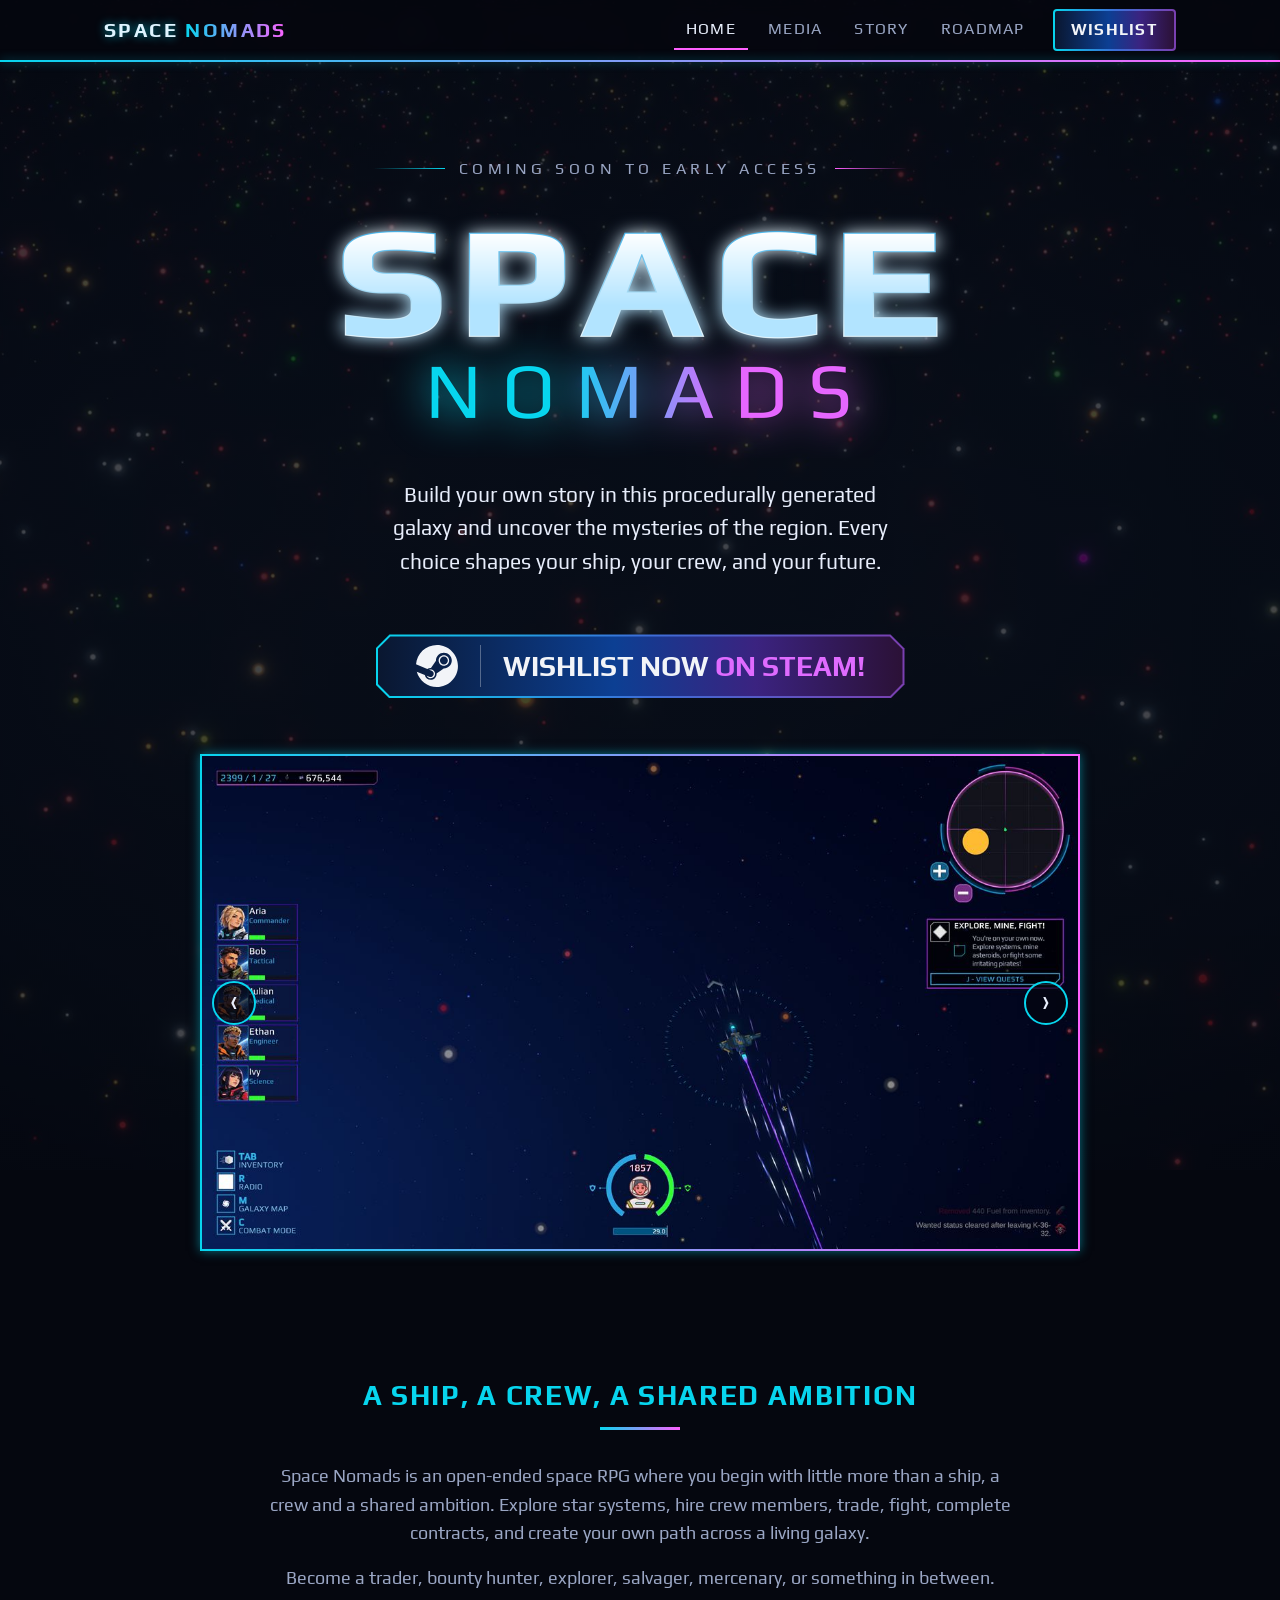
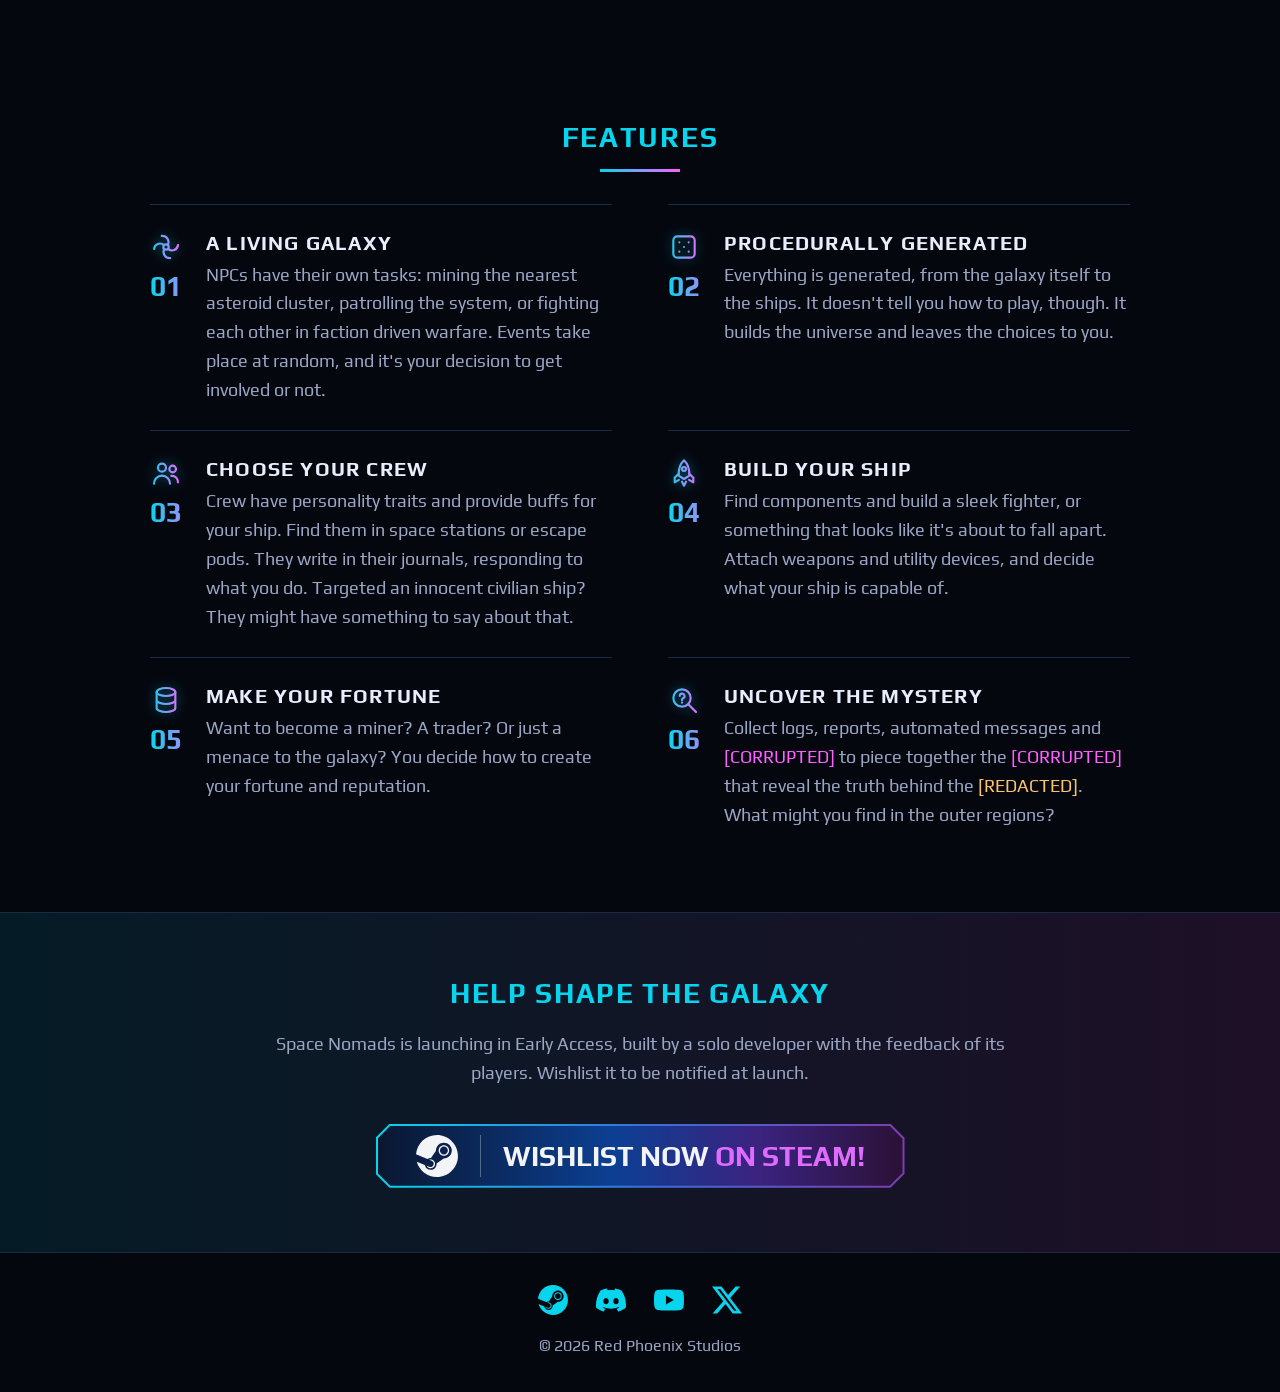
<file: index.html>
<!DOCTYPE html>
<html lang="en">
<head>
    <meta charset="utf-8">
    <meta name="viewport" content="width=device-width, initial-scale=1.0">
    <title>Space Nomads | An open-ended space RPG</title>
    <meta name="description" content="Build your own story in a procedurally generated galaxy and uncover the mysteries of the region. Wishlist Space Nomads on Steam.">
    <link rel="preconnect" href="https://fonts.googleapis.com">
    <link rel="preconnect" href="https://fonts.gstatic.com" crossorigin>
    <link href="https://fonts.googleapis.com/css2?family=Play:wght@400;700&display=swap" rel="stylesheet">
    <link rel="preload" as="image" href="res/images/branding/bg.jpg">
    <link rel="icon" href="favicon.svg" type="image/svg+xml">
    <link rel="stylesheet" href="css/styles.css">
</head>
<body>
    <!-- Header: keep in sync across all pages -->
    <header class="site-header">
        <nav class="site-nav">
            <a class="brand" href="index.html">Space <span>Nomads</span></a>
            <!-- Burger menu for narrow screens: the hidden checkbox holds the open/closed state -->
            <input class="nav-toggle" type="checkbox" id="nav-toggle" aria-label="Menu">
            <label class="nav-burger" for="nav-toggle" aria-hidden="true"><span></span></label>
            <div class="nav-links">
                <a class="nav-link" href="index.html" aria-current="page">Home</a>
                <a class="nav-link" href="media.html">Media</a>
                <a class="nav-link" href="story.html">Story</a>
                <a class="nav-link" href="roadmap.html">Roadmap</a>
            </div>
            <a class="button" href="https://store.steampowered.com/app/4775700/Space_Nomads/?utm_source=website&amp;utm_campaign=home&amp;utm_medium=nav" target="_blank" rel="noopener">Wishlist</a>
        </nav>
    </header>

    <main>
        <section class="hero">
            <p class="status-line">Coming soon to Early Access</p>
            <h1 class="hero-title"><img src="res/images/branding/space_nomads_text_logo_1280.png" alt="Space Nomads" width="1280" height="512" fetchpriority="high"></h1>
            <p class="hero-tagline">Build your own story in this procedurally generated galaxy and uncover the mysteries of the region. Every choice shapes your ship, your crew, and your future.</p>
            <a class="banner-button" href="https://store.steampowered.com/app/4775700/Space_Nomads/?utm_source=website&amp;utm_campaign=home&amp;utm_medium=hero" target="_blank" rel="noopener">
                <svg viewBox="0 0 24 24" aria-hidden="true"><path d="M11.979 0C5.678 0 .511 4.86.022 11.037l6.432 2.658c.545-.371 1.203-.59 1.912-.59.063 0 .125.004.188.006l2.861-4.142V8.91c0-2.495 2.028-4.524 4.524-4.524 2.494 0 4.524 2.031 4.524 4.527s-2.03 4.525-4.524 4.525h-.105l-4.076 2.911c0 .052.004.105.004.159 0 1.875-1.515 3.396-3.39 3.396-1.635 0-3.016-1.173-3.331-2.727L.436 15.27C1.862 20.307 6.486 24 11.979 24c6.627 0 11.999-5.373 11.999-12S18.605 0 11.979 0zM7.54 18.21l-1.473-.61c.262.543.714.999 1.314 1.25 1.297.539 2.793-.076 3.332-1.375.263-.63.264-1.319.005-1.949s-.75-1.121-1.377-1.383c-.624-.26-1.29-.249-1.878-.03l1.523.63c.956.4 1.409 1.5 1.009 2.455-.397.957-1.497 1.41-2.454 1.012H7.54zm11.415-9.303c0-1.662-1.353-3.015-3.015-3.015-1.665 0-3.015 1.353-3.015 3.015 0 1.665 1.35 3.015 3.015 3.015 1.663 0 3.015-1.35 3.015-3.015zm-5.273-.005c0-1.252 1.013-2.266 2.265-2.266 1.249 0 2.266 1.014 2.266 2.266 0 1.251-1.017 2.265-2.266 2.265-1.253 0-2.265-1.014-2.265-2.265z"/></svg>
                <span>Wishlist now <em>on Steam!</em></span>
            </a>

            <!-- Each screenshot has two files in res/images/screenshots/: NAME-small.jpg (1280px,
                 shown on the page) and NAME.jpg (2560px, opened in the lightbox). -->
            <div class="carousel sheen-border">
                <button class="carousel-arrow carousel-arrow--prev" type="button" aria-label="Previous screenshot">&lsaquo;</button>
                <div class="carousel-track" tabindex="0" aria-label="Screenshots">
                    <a class="shot" href="res/images/screenshots/screenshot-2.jpg"><img src="res/images/screenshots/screenshot-2-small.jpg" alt="A space battle beside a ring-shaped station orbiting a red planet, with the crew roster and minimap on screen" width="1280" height="720"></a>
                    <a class="shot" href="res/images/screenshots/screenshot-5.jpg"><img src="res/images/screenshots/screenshot-5-small.jpg" alt="A ship firing a mining beam into a glowing asteroid while resources are added to the inventory" width="1280" height="720" loading="lazy"></a>
                    <a class="shot" href="res/images/screenshots/screenshot-3.jpg"><img src="res/images/screenshots/screenshot-3-small.jpg" alt="The player's ship under fire near a space station with a Wanted warning at the top of the screen" width="1280" height="720" loading="lazy"></a>
                    <a class="shot" href="res/images/screenshots/screenshot-1.jpg"><img src="res/images/screenshots/screenshot-1-small.jpg" alt="The ship editor, with a parts list on the left and a blue and yellow fighter being assembled" width="1280" height="720" loading="lazy"></a>
                    <a class="shot" href="res/images/screenshots/screenshot-6.jpg"><img src="res/images/screenshots/screenshot-6-small.jpg" alt="The galaxy map with jump routes branching from the current star to nearby systems" width="1280" height="720" loading="lazy"></a>
                    <a class="shot" href="res/images/screenshots/screenshot-4.jpg"><img src="res/images/screenshots/screenshot-4-small.jpg" alt="A ship travelling through open space, trailing a purple warp line" width="1280" height="720" loading="lazy"></a>
                </div>
                <button class="carousel-arrow carousel-arrow--next" type="button" aria-label="Next screenshot">&rsaquo;</button>
            </div>
        </section>

        <section class="section">
            <h2 class="section-title">A ship, a crew, a shared ambition</h2>
            <p class="lead">Space Nomads is an open-ended space RPG where you begin with little more than a ship, a crew and a shared ambition. Explore star systems, hire crew members, trade, fight, complete contracts, and create your own path across a living galaxy.</p>
            <p class="lead">Become a trader, bounty hunter, explorer, salvager, mercenary, or something in between.</p>
        </section>

        <section class="section">
            <h2 class="section-title">Features</h2>
            <!-- Shared stroke gradient for the feature icons below. -->
            <svg class="svg-defs" aria-hidden="true">
                <linearGradient id="feature-accent" x1="0" y1="0" x2="24" y2="0" gradientUnits="userSpaceOnUse">
                    <stop offset="0" stop-color="#07D5EE"/>
                    <stop offset="1" stop-color="#ff60ff"/>
                </linearGradient>
            </svg>
            <ol class="feature-list">
                <li class="feature">
                    <svg class="feature-icon" viewBox="0 0 24 24" aria-hidden="true"><circle cx="12" cy="12" r="2"/><path d="M10.5 10.6C7.5 8.2 3.5 9.6 3 13.5M13.5 13.4c3 2.4 7 1 7.5-2.9M13.4 10.5c1.5-3.5-.8-7-4.6-6.8M10.6 13.5c-1.5 3.5.8 7 4.6 6.8"/></svg>
                    <div>
                        <h3>A living galaxy</h3>
                        <p>NPCs have their own tasks: mining the nearest asteroid cluster, patrolling the system, or fighting each other in faction driven warfare. Events take place at random, and it's your decision to get involved or not.</p>
                    </div>
                </li>
                <li class="feature">
                    <svg class="feature-icon" viewBox="0 0 24 24" aria-hidden="true"><rect x="4" y="4" width="16" height="16" rx="3"/><path d="M8.5 8.5h.01M15.5 8.5h.01M12 12h.01M8.5 15.5h.01M15.5 15.5h.01"/></svg>
                    <div>
                        <h3>Procedurally generated</h3>
                        <p>Everything is generated, from the galaxy itself to the ships. It doesn't tell you how to play, though. It builds the universe and leaves the choices to you.</p>
                    </div>
                </li>
                <li class="feature">
                    <svg class="feature-icon" viewBox="0 0 24 24" aria-hidden="true"><circle cx="9" cy="8" r="3"/><path d="M3 20c0-3.3 2.7-6 6-6s6 2.7 6 6"/><circle cx="17" cy="9" r="2.5"/><path d="M16 14.2c2.8-.3 5 1.9 5 4.8"/></svg>
                    <div>
                        <h3>Choose your crew</h3>
                        <p>Crew have personality traits and provide buffs for your ship. Find them in space stations or escape pods. They write in their journals, responding to what you do. Targeted an innocent civilian ship? They might have something to say about that.</p>
                    </div>
                </li>
                <li class="feature">
                    <svg class="feature-icon" viewBox="0 0 24 24" aria-hidden="true"><path d="M12 2.5c3 2.8 4.2 6.8 4 11.5l-4 2.5-4-2.5c-.2-4.7 1-8.7 4-11.5z"/><circle cx="12" cy="9" r="1.5"/><path d="M8 12.5l-3 3V19l3.2-1.8M16 12.5l3 3V19l-3.2-1.8M10.5 18.5L12 21.5l1.5-3"/></svg>
                    <div>
                        <h3>Build your ship</h3>
                        <p>Find components and build a sleek fighter, or something that looks like it's about to fall apart. Attach weapons and utility devices, and decide what your ship is capable of.</p>
                    </div>
                </li>
                <li class="feature">
                    <svg class="feature-icon" viewBox="0 0 24 24" aria-hidden="true"><ellipse cx="12" cy="6" rx="7" ry="3"/><path d="M5 6v6c0 1.7 3.1 3 7 3s7-1.3 7-3V6M5 12v6c0 1.7 3.1 3 7 3s7-1.3 7-3v-6"/></svg>
                    <div>
                        <h3>Make your fortune</h3>
                        <p>Want to become a miner? A trader? Or just a menace to the galaxy? You decide how to create your fortune and reputation.</p>
                    </div>
                </li>
                <li class="feature">
                    <svg class="feature-icon" viewBox="0 0 24 24" aria-hidden="true"><circle cx="10.5" cy="10.5" r="6.5"/><path d="M15.2 15.2L21 21M8.8 9a1.8 1.8 0 1 1 2.4 1.7c-.5.2-.7.6-.7 1.1v.4M10.5 14h.01"/></svg>
                    <div>
                        <h3>Uncover the mystery</h3>
                        <p>Collect logs, reports, automated messages and <span class="corrupted glitch" data-text="[CORRUPTED]">[CORRUPTED]</span> to piece together the <span class="corrupted glitch" data-text="[CORRUPTED]">[CORRUPTED]</span> that reveal the truth behind the <span class="redacted">[REDACTED]</span>. What might you find in the outer regions?</p>
                    </div>
                </li>
            </ol>
        </section>

        <section class="cta">
            <h2>Help shape the galaxy</h2>
            <p class="lead">Space Nomads is launching in Early Access, built by a solo developer with the feedback of its players. Wishlist it to be notified at launch.</p>
            <a class="banner-button" href="https://store.steampowered.com/app/4775700/Space_Nomads/?utm_source=website&amp;utm_campaign=home&amp;utm_medium=banner" target="_blank" rel="noopener">
                <svg viewBox="0 0 24 24" aria-hidden="true"><path d="M11.979 0C5.678 0 .511 4.86.022 11.037l6.432 2.658c.545-.371 1.203-.59 1.912-.59.063 0 .125.004.188.006l2.861-4.142V8.91c0-2.495 2.028-4.524 4.524-4.524 2.494 0 4.524 2.031 4.524 4.527s-2.03 4.525-4.524 4.525h-.105l-4.076 2.911c0 .052.004.105.004.159 0 1.875-1.515 3.396-3.39 3.396-1.635 0-3.016-1.173-3.331-2.727L.436 15.27C1.862 20.307 6.486 24 11.979 24c6.627 0 11.999-5.373 11.999-12S18.605 0 11.979 0zM7.54 18.21l-1.473-.61c.262.543.714.999 1.314 1.25 1.297.539 2.793-.076 3.332-1.375.263-.63.264-1.319.005-1.949s-.75-1.121-1.377-1.383c-.624-.26-1.29-.249-1.878-.03l1.523.63c.956.4 1.409 1.5 1.009 2.455-.397.957-1.497 1.41-2.454 1.012H7.54zm11.415-9.303c0-1.662-1.353-3.015-3.015-3.015-1.665 0-3.015 1.353-3.015 3.015 0 1.665 1.35 3.015 3.015 3.015 1.663 0 3.015-1.35 3.015-3.015zm-5.273-.005c0-1.252 1.013-2.266 2.265-2.266 1.249 0 2.266 1.014 2.266 2.266 0 1.251-1.017 2.265-2.266 2.265-1.253 0-2.265-1.014-2.265-2.265z"/></svg>
                <span>Wishlist now <em>on Steam!</em></span>
            </a>
        </section>
    </main>

    <!-- Footer: keep in sync across all pages -->
    <footer class="site-footer">
        <ul class="social-links">
            <li><a class="social-icon" href="https://store.steampowered.com/app/4775700/Space_Nomads/?utm_source=website&amp;utm_campaign=home&amp;utm_medium=footer" aria-label="Steam" title="Steam" target="_blank" rel="noopener"><svg viewBox="0 0 24 24" aria-hidden="true"><path d="M11.979 0C5.678 0 .511 4.86.022 11.037l6.432 2.658c.545-.371 1.203-.59 1.912-.59.063 0 .125.004.188.006l2.861-4.142V8.91c0-2.495 2.028-4.524 4.524-4.524 2.494 0 4.524 2.031 4.524 4.527s-2.03 4.525-4.524 4.525h-.105l-4.076 2.911c0 .052.004.105.004.159 0 1.875-1.515 3.396-3.39 3.396-1.635 0-3.016-1.173-3.331-2.727L.436 15.27C1.862 20.307 6.486 24 11.979 24c6.627 0 11.999-5.373 11.999-12S18.605 0 11.979 0zM7.54 18.21l-1.473-.61c.262.543.714.999 1.314 1.25 1.297.539 2.793-.076 3.332-1.375.263-.63.264-1.319.005-1.949s-.75-1.121-1.377-1.383c-.624-.26-1.29-.249-1.878-.03l1.523.63c.956.4 1.409 1.5 1.009 2.455-.397.957-1.497 1.41-2.454 1.012H7.54zm11.415-9.303c0-1.662-1.353-3.015-3.015-3.015-1.665 0-3.015 1.353-3.015 3.015 0 1.665 1.35 3.015 3.015 3.015 1.663 0 3.015-1.35 3.015-3.015zm-5.273-.005c0-1.252 1.013-2.266 2.265-2.266 1.249 0 2.266 1.014 2.266 2.266 0 1.251-1.017 2.265-2.266 2.265-1.253 0-2.265-1.014-2.265-2.265z"/></svg></a></li>
            <li><a class="social-icon" href="https://discord.gg/2uTq5GXCfy" aria-label="Discord" title="Discord" target="_blank" rel="noopener"><svg viewBox="0 0 24 24" aria-hidden="true"><path d="M20.317 4.3698a19.7913 19.7913 0 00-4.8851-1.5152.0741.0741 0 00-.0785.0371c-.211.3753-.4447.8648-.6083 1.2495-1.8447-.2762-3.68-.2762-5.4868 0-.1636-.3933-.4058-.8742-.6177-1.2495a.077.077 0 00-.0785-.037 19.7363 19.7363 0 00-4.8852 1.515.0699.0699 0 00-.0321.0277C.5334 9.0458-.319 13.5799.0992 18.0578a.0824.0824 0 00.0312.0561c2.0528 1.5076 4.0413 2.4228 5.9929 3.0294a.0777.0777 0 00.0842-.0276c.4616-.6304.8731-1.2952 1.226-1.9942a.076.076 0 00-.0416-.1057c-.6528-.2476-1.2743-.5495-1.8722-.8923a.077.077 0 01-.0076-.1277c.1258-.0943.2517-.1923.3718-.2914a.0743.0743 0 01.0776-.0105c3.9278 1.7933 8.18 1.7933 12.0614 0a.0739.0739 0 01.0785.0095c.1202.099.246.1981.3728.2924a.077.077 0 01-.0066.1276 12.2986 12.2986 0 01-1.873.8914.0766.0766 0 00-.0407.1067c.3604.698.7719 1.3628 1.225 1.9932a.076.076 0 00.0842.0286c1.961-.6067 3.9495-1.5219 6.0023-3.0294a.077.077 0 00.0313-.0552c.5004-5.177-.8382-9.6739-3.5485-13.6604a.061.061 0 00-.0312-.0286zM8.02 15.3312c-1.1825 0-2.1569-1.0857-2.1569-2.419 0-1.3332.9555-2.4189 2.157-2.4189 1.2108 0 2.1757 1.0952 2.1568 2.419 0 1.3332-.9555 2.4189-2.1569 2.4189zm7.9748 0c-1.1825 0-2.1569-1.0857-2.1569-2.419 0-1.3332.9554-2.4189 2.1569-2.4189 1.2108 0 2.1757 1.0952 2.1568 2.419 0 1.3332-.946 2.4189-2.1568 2.4189Z"/></svg></a></li>
            <li><a class="social-icon" href="https://www.youtube.com/@MatthewVale" aria-label="YouTube" title="YouTube" target="_blank" rel="noopener"><svg viewBox="0 0 24 24" aria-hidden="true"><path d="M23.498 6.186a3.016 3.016 0 0 0-2.122-2.136C19.505 3.545 12 3.545 12 3.545s-7.505 0-9.377.505A3.017 3.017 0 0 0 .502 6.186C0 8.07 0 12 0 12s0 3.93.502 5.814a3.016 3.016 0 0 0 2.122 2.136c1.871.505 9.376.505 9.376.505s7.505 0 9.377-.505a3.015 3.015 0 0 0 2.122-2.136C24 15.93 24 12 24 12s0-3.93-.502-5.814zM9.545 15.568V8.432L15.818 12l-6.273 3.568z"/></svg></a></li>
            <li><a class="social-icon" href="https://x.com/RedPStudios" aria-label="X" title="X" target="_blank" rel="noopener"><svg viewBox="0 0 24 24" aria-hidden="true"><path d="M18.901 1.153h3.68l-8.04 9.19L24 22.846h-7.406l-5.8-7.584-6.638 7.584H.474l8.6-9.83L0 1.154h7.594l5.243 6.932ZM17.61 20.644h2.039L6.486 3.24H4.298Z"/></svg></a></li>
        </ul>
        <small>&copy; 2026 Red Phoenix Studios</small>
    </footer>

    <script src="js/effects.js" defer></script>
    <script src="js/lightbox.js" defer></script>
    <script src="js/carousel.js" defer></script>
    <!-- Cloudflare Web Analytics -->
    <script type="module" src="https://static.cloudflareinsights.com/beacon.min.js" data-cf-beacon='{"token": "50c2d3b6fbe9447ca9a3932b840d71b1"}'></script>
</body>
</html>
</file>
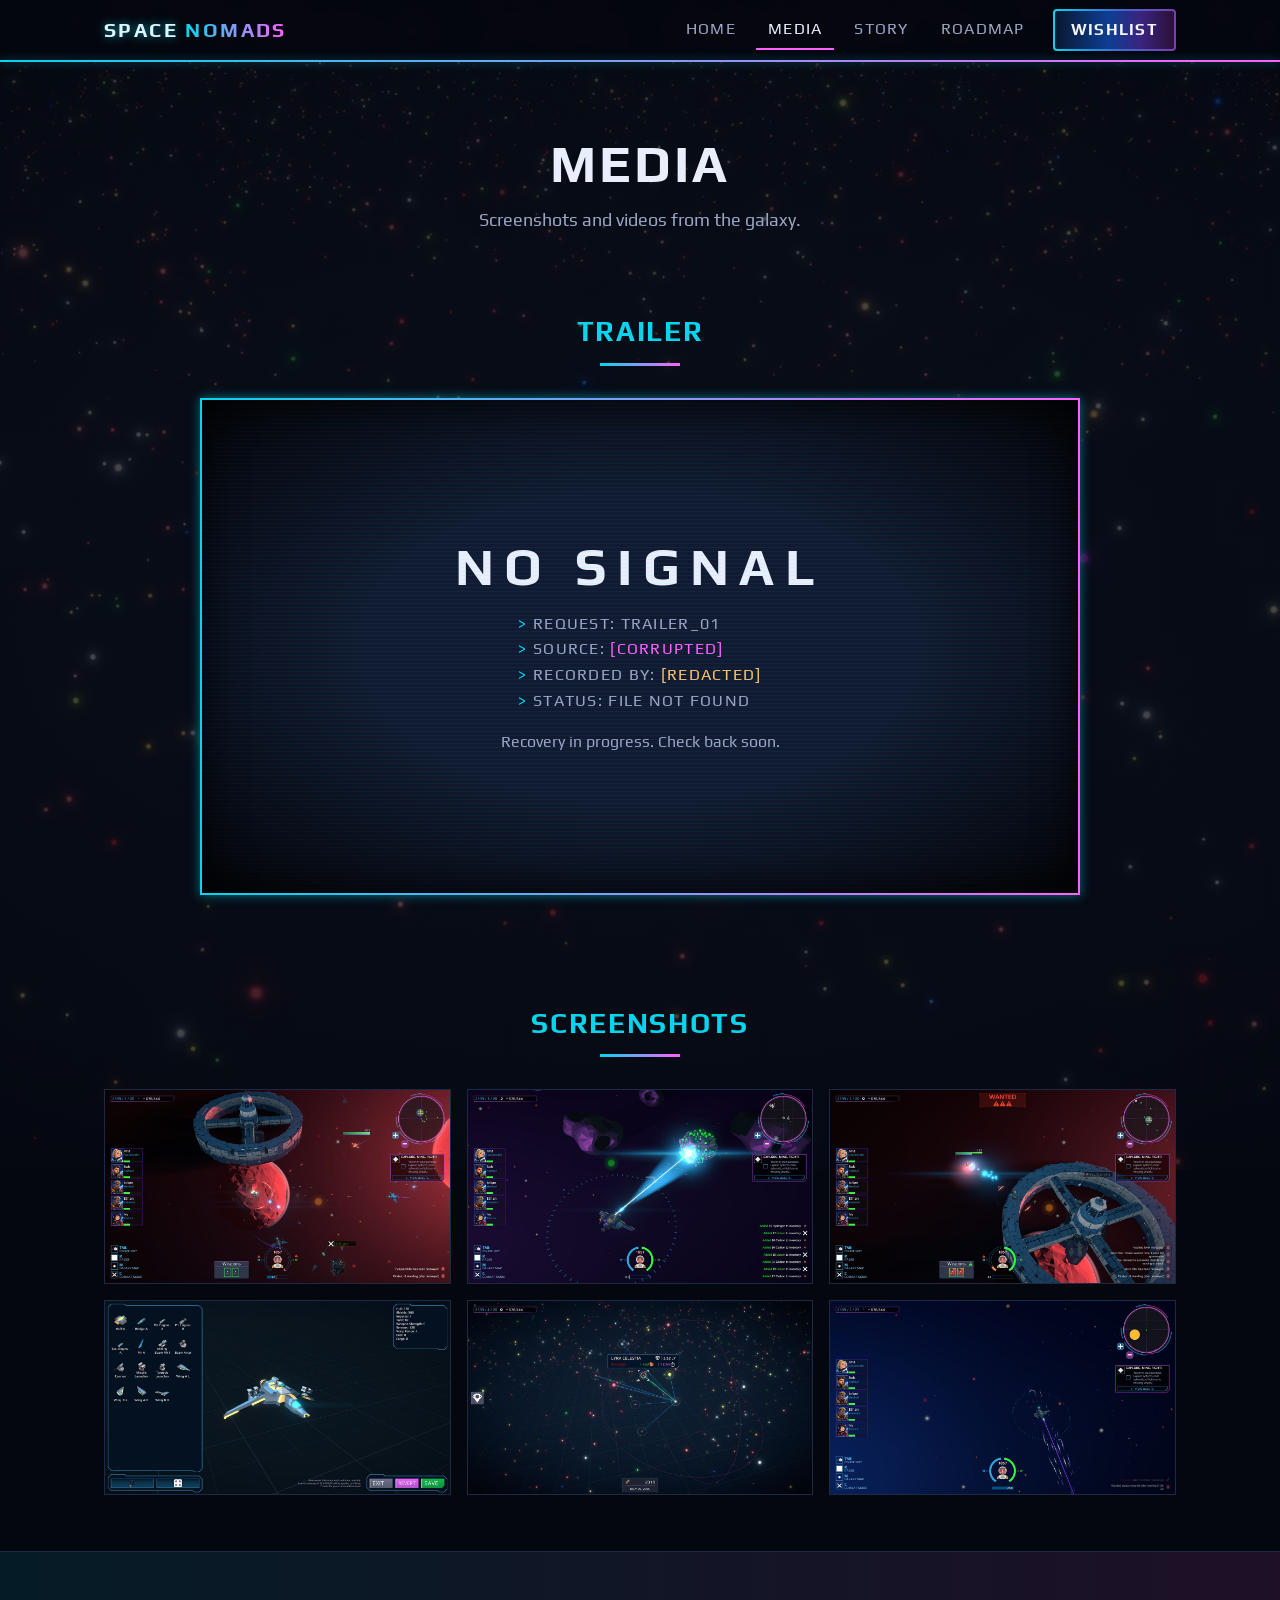
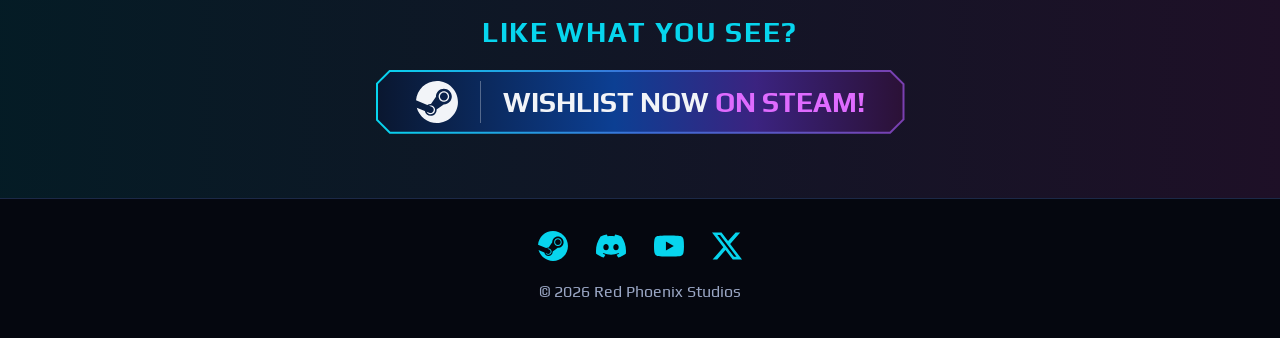
<file: media.html>
<!DOCTYPE html>
<html lang="en">
<head>
    <meta charset="utf-8">
    <meta name="viewport" content="width=device-width, initial-scale=1.0">
    <title>Media | Space Nomads</title>
    <meta name="description" content="Screenshots and videos of Space Nomads, an open-ended space RPG.">
    <link rel="preconnect" href="https://fonts.googleapis.com">
    <link rel="preconnect" href="https://fonts.gstatic.com" crossorigin>
    <link href="https://fonts.googleapis.com/css2?family=Play:wght@400;700&display=swap" rel="stylesheet">
    <link rel="preload" as="image" href="res/images/branding/bg.jpg">
    <link rel="icon" href="favicon.svg" type="image/svg+xml">
    <link rel="stylesheet" href="css/styles.css">
</head>
<body>
    <!-- Header: keep in sync across all pages -->
    <header class="site-header">
        <nav class="site-nav">
            <a class="brand" href="index.html">Space <span>Nomads</span></a>
            <!-- Burger menu for narrow screens: the hidden checkbox holds the open/closed state -->
            <input class="nav-toggle" type="checkbox" id="nav-toggle" aria-label="Menu">
            <label class="nav-burger" for="nav-toggle" aria-hidden="true"><span></span></label>
            <div class="nav-links">
                <a class="nav-link" href="index.html">Home</a>
                <a class="nav-link" href="media.html" aria-current="page">Media</a>
                <a class="nav-link" href="story.html">Story</a>
                <a class="nav-link" href="roadmap.html">Roadmap</a>
            </div>
            <a class="button" href="https://store.steampowered.com/app/4775700/Space_Nomads/?utm_source=website&amp;utm_campaign=media&amp;utm_medium=nav" target="_blank" rel="noopener">Wishlist</a>
        </nav>
    </header>

    <main>
        <section class="page-hero">
            <h1>Media</h1>
            <p class="lead">Screenshots and videos from the galaxy.</p>
        </section>

        <section class="section">
            <h2 class="section-title">Trailer</h2>
            <!-- No trailer yet, so the frame plays along as a lost recording. When there is one, replace the lost-signal div (keep the video-wrap around it) with
                 <iframe class="video-frame" src="https://www.youtube-nocookie.com/embed/VIDEO_ID" title="Space Nomads trailer" allowfullscreen></iframe> -->
            <div class="video-wrap sheen-border">
                <div class="video-frame lost-signal">
                    <p class="lost-signal-title glitch" data-text="No signal">No signal</p>
                    <ul class="lost-signal-log">
                        <li>Request: trailer_01</li>
                        <li>Source: <span class="corrupted glitch" data-text="[CORRUPTED]">[CORRUPTED]</span></li>
                        <li>Recorded by: <span class="redacted">[REDACTED]</span></li>
                        <li>Status: file not found</li>
                    </ul>
                    <p class="lost-signal-note">Recovery in progress. Check back soon.</p>
                </div>
            </div>
        </section>

        <section class="section">
            <h2 class="section-title">Screenshots</h2>
            <!-- Each screenshot has two files in res/images/screenshots/: NAME-small.jpg (1280px,
                 shown on the page) and NAME.jpg (2560px, opened in the lightbox). -->
            <div class="media-grid">
                <a class="shot" href="res/images/screenshots/screenshot-2.jpg"><img src="res/images/screenshots/screenshot-2-small.jpg" alt="A space battle beside a ring-shaped station orbiting a red planet, with the crew roster and minimap on screen" width="1280" height="720" loading="lazy"></a>
                <a class="shot" href="res/images/screenshots/screenshot-5.jpg"><img src="res/images/screenshots/screenshot-5-small.jpg" alt="A ship firing a mining beam into a glowing asteroid while resources are added to the inventory" width="1280" height="720" loading="lazy"></a>
                <a class="shot" href="res/images/screenshots/screenshot-3.jpg"><img src="res/images/screenshots/screenshot-3-small.jpg" alt="The player's ship under fire near a space station with a Wanted warning at the top of the screen" width="1280" height="720" loading="lazy"></a>
                <a class="shot" href="res/images/screenshots/screenshot-1.jpg"><img src="res/images/screenshots/screenshot-1-small.jpg" alt="The ship editor, with a parts list on the left and a blue and yellow fighter being assembled" width="1280" height="720" loading="lazy"></a>
                <a class="shot" href="res/images/screenshots/screenshot-6.jpg"><img src="res/images/screenshots/screenshot-6-small.jpg" alt="The galaxy map with jump routes branching from the current star to nearby systems" width="1280" height="720" loading="lazy"></a>
                <a class="shot" href="res/images/screenshots/screenshot-4.jpg"><img src="res/images/screenshots/screenshot-4-small.jpg" alt="A ship travelling through open space, trailing a purple warp line" width="1280" height="720" loading="lazy"></a>
            </div>
        </section>

        <section class="cta">
            <h2>Like what you see?</h2>
            <a class="banner-button" href="https://store.steampowered.com/app/4775700/Space_Nomads/?utm_source=website&amp;utm_campaign=media&amp;utm_medium=banner" target="_blank" rel="noopener">
                <svg viewBox="0 0 24 24" aria-hidden="true"><path d="M11.979 0C5.678 0 .511 4.86.022 11.037l6.432 2.658c.545-.371 1.203-.59 1.912-.59.063 0 .125.004.188.006l2.861-4.142V8.91c0-2.495 2.028-4.524 4.524-4.524 2.494 0 4.524 2.031 4.524 4.527s-2.03 4.525-4.524 4.525h-.105l-4.076 2.911c0 .052.004.105.004.159 0 1.875-1.515 3.396-3.39 3.396-1.635 0-3.016-1.173-3.331-2.727L.436 15.27C1.862 20.307 6.486 24 11.979 24c6.627 0 11.999-5.373 11.999-12S18.605 0 11.979 0zM7.54 18.21l-1.473-.61c.262.543.714.999 1.314 1.25 1.297.539 2.793-.076 3.332-1.375.263-.63.264-1.319.005-1.949s-.75-1.121-1.377-1.383c-.624-.26-1.29-.249-1.878-.03l1.523.63c.956.4 1.409 1.5 1.009 2.455-.397.957-1.497 1.41-2.454 1.012H7.54zm11.415-9.303c0-1.662-1.353-3.015-3.015-3.015-1.665 0-3.015 1.353-3.015 3.015 0 1.665 1.35 3.015 3.015 3.015 1.663 0 3.015-1.35 3.015-3.015zm-5.273-.005c0-1.252 1.013-2.266 2.265-2.266 1.249 0 2.266 1.014 2.266 2.266 0 1.251-1.017 2.265-2.266 2.265-1.253 0-2.265-1.014-2.265-2.265z"/></svg>
                <span>Wishlist now <em>on Steam!</em></span>
            </a>
        </section>
    </main>

    <!-- Footer: keep in sync across all pages -->
    <footer class="site-footer">
        <ul class="social-links">
            <li><a class="social-icon" href="https://store.steampowered.com/app/4775700/Space_Nomads/?utm_source=website&amp;utm_campaign=media&amp;utm_medium=footer" aria-label="Steam" title="Steam" target="_blank" rel="noopener"><svg viewBox="0 0 24 24" aria-hidden="true"><path d="M11.979 0C5.678 0 .511 4.86.022 11.037l6.432 2.658c.545-.371 1.203-.59 1.912-.59.063 0 .125.004.188.006l2.861-4.142V8.91c0-2.495 2.028-4.524 4.524-4.524 2.494 0 4.524 2.031 4.524 4.527s-2.03 4.525-4.524 4.525h-.105l-4.076 2.911c0 .052.004.105.004.159 0 1.875-1.515 3.396-3.39 3.396-1.635 0-3.016-1.173-3.331-2.727L.436 15.27C1.862 20.307 6.486 24 11.979 24c6.627 0 11.999-5.373 11.999-12S18.605 0 11.979 0zM7.54 18.21l-1.473-.61c.262.543.714.999 1.314 1.25 1.297.539 2.793-.076 3.332-1.375.263-.63.264-1.319.005-1.949s-.75-1.121-1.377-1.383c-.624-.26-1.29-.249-1.878-.03l1.523.63c.956.4 1.409 1.5 1.009 2.455-.397.957-1.497 1.41-2.454 1.012H7.54zm11.415-9.303c0-1.662-1.353-3.015-3.015-3.015-1.665 0-3.015 1.353-3.015 3.015 0 1.665 1.35 3.015 3.015 3.015 1.663 0 3.015-1.35 3.015-3.015zm-5.273-.005c0-1.252 1.013-2.266 2.265-2.266 1.249 0 2.266 1.014 2.266 2.266 0 1.251-1.017 2.265-2.266 2.265-1.253 0-2.265-1.014-2.265-2.265z"/></svg></a></li>
            <li><a class="social-icon" href="https://discord.gg/2uTq5GXCfy" aria-label="Discord" title="Discord" target="_blank" rel="noopener"><svg viewBox="0 0 24 24" aria-hidden="true"><path d="M20.317 4.3698a19.7913 19.7913 0 00-4.8851-1.5152.0741.0741 0 00-.0785.0371c-.211.3753-.4447.8648-.6083 1.2495-1.8447-.2762-3.68-.2762-5.4868 0-.1636-.3933-.4058-.8742-.6177-1.2495a.077.077 0 00-.0785-.037 19.7363 19.7363 0 00-4.8852 1.515.0699.0699 0 00-.0321.0277C.5334 9.0458-.319 13.5799.0992 18.0578a.0824.0824 0 00.0312.0561c2.0528 1.5076 4.0413 2.4228 5.9929 3.0294a.0777.0777 0 00.0842-.0276c.4616-.6304.8731-1.2952 1.226-1.9942a.076.076 0 00-.0416-.1057c-.6528-.2476-1.2743-.5495-1.8722-.8923a.077.077 0 01-.0076-.1277c.1258-.0943.2517-.1923.3718-.2914a.0743.0743 0 01.0776-.0105c3.9278 1.7933 8.18 1.7933 12.0614 0a.0739.0739 0 01.0785.0095c.1202.099.246.1981.3728.2924a.077.077 0 01-.0066.1276 12.2986 12.2986 0 01-1.873.8914.0766.0766 0 00-.0407.1067c.3604.698.7719 1.3628 1.225 1.9932a.076.076 0 00.0842.0286c1.961-.6067 3.9495-1.5219 6.0023-3.0294a.077.077 0 00.0313-.0552c.5004-5.177-.8382-9.6739-3.5485-13.6604a.061.061 0 00-.0312-.0286zM8.02 15.3312c-1.1825 0-2.1569-1.0857-2.1569-2.419 0-1.3332.9555-2.4189 2.157-2.4189 1.2108 0 2.1757 1.0952 2.1568 2.419 0 1.3332-.9555 2.4189-2.1569 2.4189zm7.9748 0c-1.1825 0-2.1569-1.0857-2.1569-2.419 0-1.3332.9554-2.4189 2.1569-2.4189 1.2108 0 2.1757 1.0952 2.1568 2.419 0 1.3332-.946 2.4189-2.1568 2.4189Z"/></svg></a></li>
            <li><a class="social-icon" href="https://www.youtube.com/@MatthewVale" aria-label="YouTube" title="YouTube" target="_blank" rel="noopener"><svg viewBox="0 0 24 24" aria-hidden="true"><path d="M23.498 6.186a3.016 3.016 0 0 0-2.122-2.136C19.505 3.545 12 3.545 12 3.545s-7.505 0-9.377.505A3.017 3.017 0 0 0 .502 6.186C0 8.07 0 12 0 12s0 3.93.502 5.814a3.016 3.016 0 0 0 2.122 2.136c1.871.505 9.376.505 9.376.505s7.505 0 9.377-.505a3.015 3.015 0 0 0 2.122-2.136C24 15.93 24 12 24 12s0-3.93-.502-5.814zM9.545 15.568V8.432L15.818 12l-6.273 3.568z"/></svg></a></li>
            <li><a class="social-icon" href="https://x.com/RedPStudios" aria-label="X" title="X" target="_blank" rel="noopener"><svg viewBox="0 0 24 24" aria-hidden="true"><path d="M18.901 1.153h3.68l-8.04 9.19L24 22.846h-7.406l-5.8-7.584-6.638 7.584H.474l8.6-9.83L0 1.154h7.594l5.243 6.932ZM17.61 20.644h2.039L6.486 3.24H4.298Z"/></svg></a></li>
        </ul>
        <small>&copy; 2026 Red Phoenix Studios</small>
    </footer>

    <script src="js/effects.js" defer></script>
    <script src="js/lightbox.js" defer></script>
    <!-- Cloudflare Web Analytics -->
    <script type="module" src="https://static.cloudflareinsights.com/beacon.min.js" data-cf-beacon='{"token": "50c2d3b6fbe9447ca9a3932b840d71b1"}'></script>
</body>
</html>
</file>
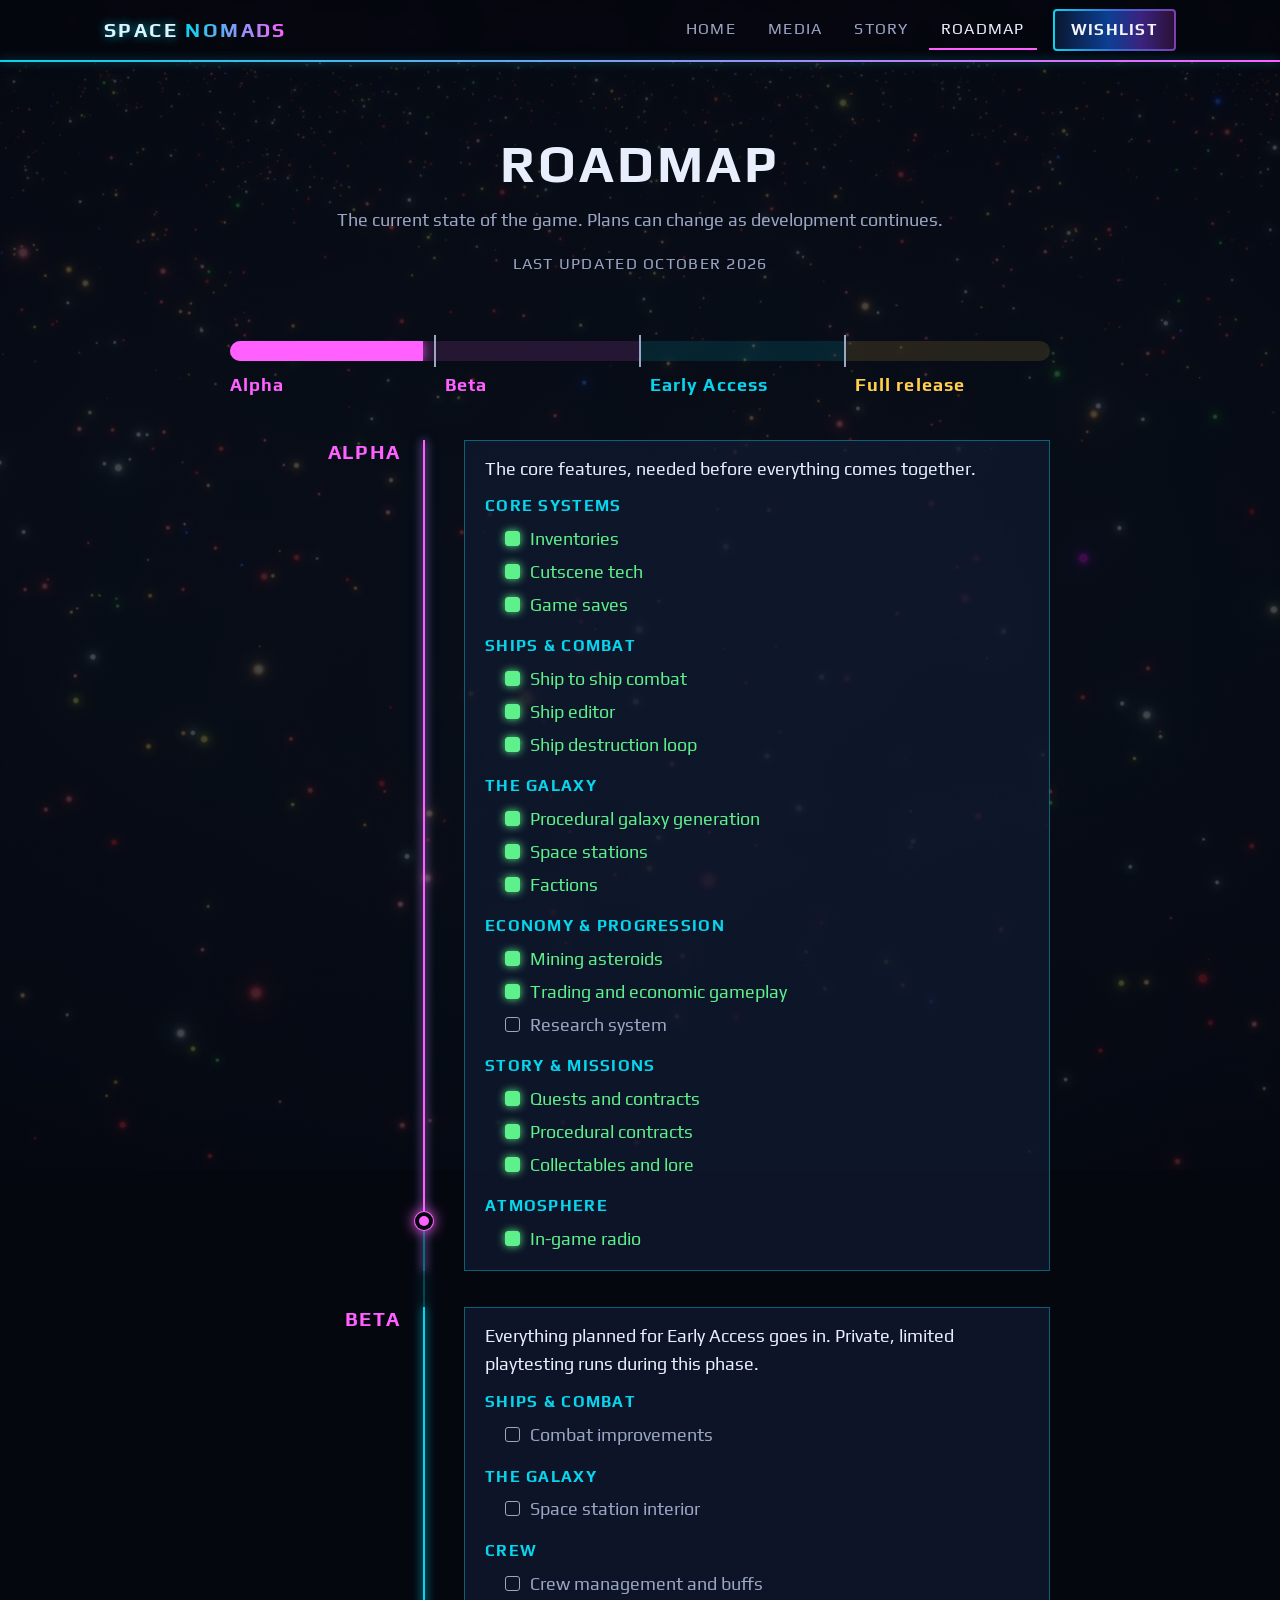
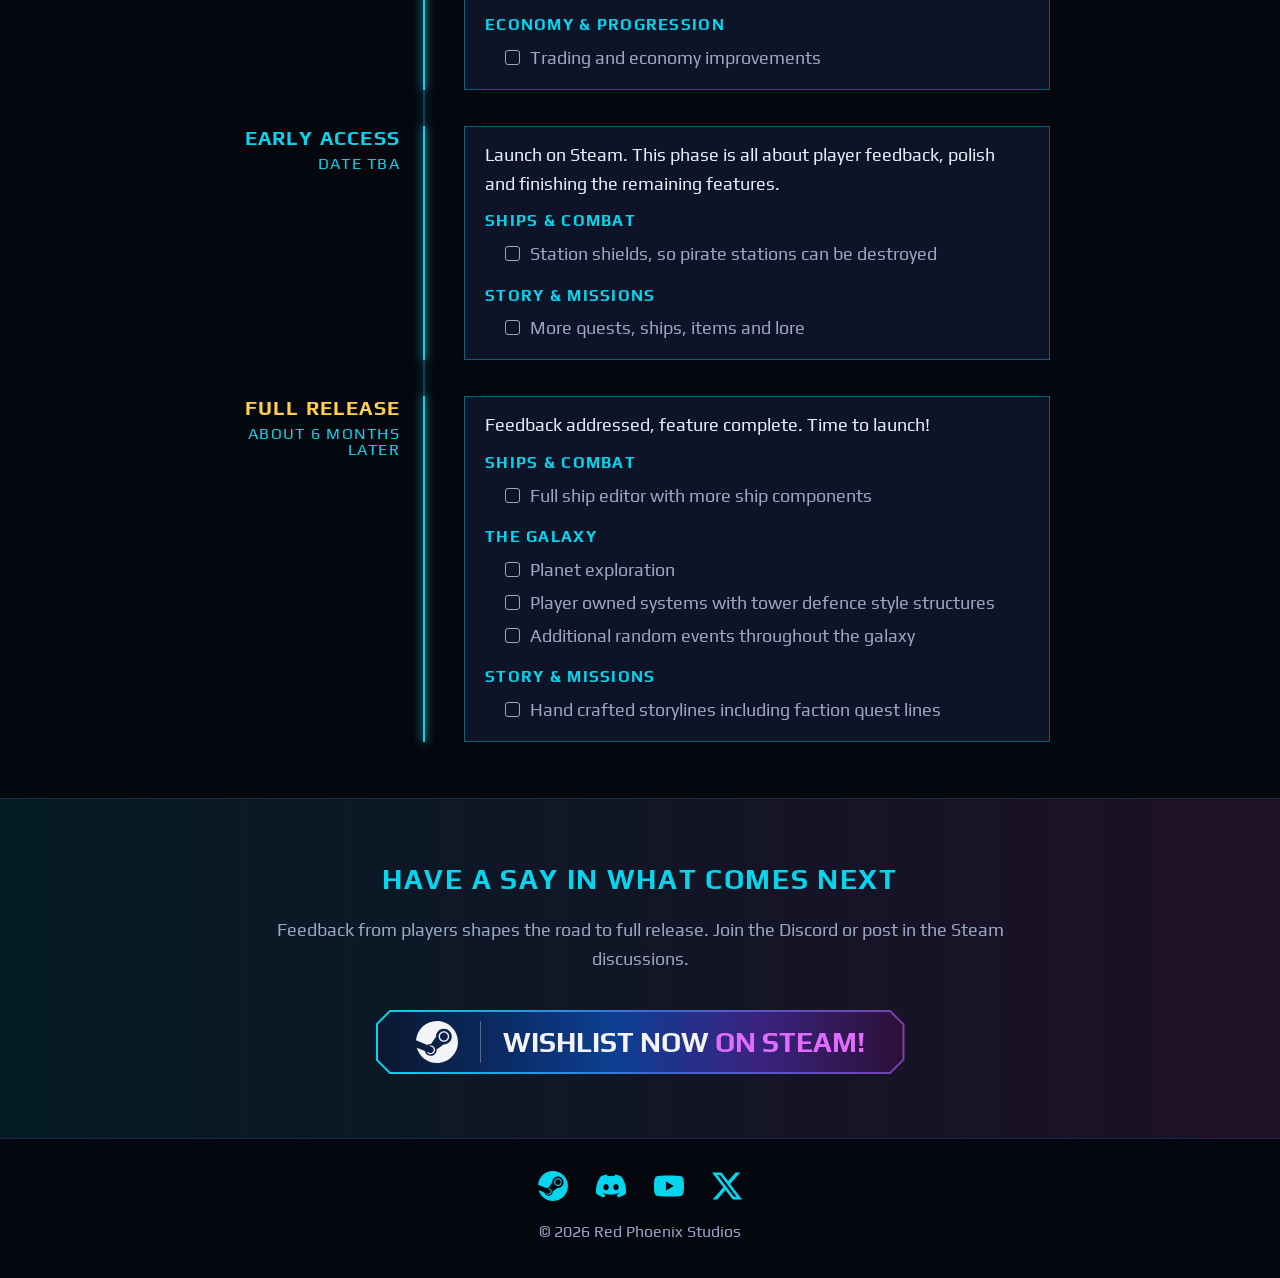
<file: roadmap.html>
<!DOCTYPE html>
<html lang="en">
<head>
    <meta charset="utf-8">
    <meta name="viewport" content="width=device-width, initial-scale=1.0">
    <title>Roadmap | Space Nomads</title>
    <meta name="description" content="What's in Space Nomads at Early Access and what's planned for the full release.">
    <link rel="preconnect" href="https://fonts.googleapis.com">
    <link rel="preconnect" href="https://fonts.gstatic.com" crossorigin>
    <link href="https://fonts.googleapis.com/css2?family=Play:wght@400;700&display=swap" rel="stylesheet">
    <link rel="preload" as="image" href="res/images/branding/bg.jpg">
    <link rel="icon" href="favicon.svg" type="image/svg+xml">
    <link rel="stylesheet" href="css/styles.css">
</head>
<body>
    <!-- Header: keep in sync across all pages -->
    <header class="site-header">
        <nav class="site-nav">
            <a class="brand" href="index.html">Space <span>Nomads</span></a>
            <!-- Burger menu for narrow screens: the hidden checkbox holds the open/closed state -->
            <input class="nav-toggle" type="checkbox" id="nav-toggle" aria-label="Menu">
            <label class="nav-burger" for="nav-toggle" aria-hidden="true"><span></span></label>
            <div class="nav-links">
                <a class="nav-link" href="index.html">Home</a>
                <a class="nav-link" href="media.html">Media</a>
                <a class="nav-link" href="story.html">Story</a>
                <a class="nav-link" href="roadmap.html" aria-current="page">Roadmap</a>
            </div>
            <a class="button" href="https://store.steampowered.com/app/4775700/Space_Nomads/?utm_source=website&amp;utm_campaign=roadmap&amp;utm_medium=nav" target="_blank" rel="noopener">Wishlist</a>
        </nav>
    </header>

    <main>
        <section class="page-hero">
            <h1>Roadmap</h1>
            <p class="lead">The current state of the game. Plans can change as development continues.</p>
            <p class="updated">Last updated October 2026</p>
        </section>

        <section class="section">
            <!-- One bar split into equal stages. --done is set by hand: how far the
                 current stage's segment is filled (others default to empty). -->
            <ol class="progress-route">
                <li class="progress-leg progress-leg--current" style="--done: 94%">
                    <span class="progress-track"><span class="progress-fill"></span></span>
                    <span class="progress-name">Alpha</span>
                </li>
                <li class="progress-leg">
                    <span class="progress-track"><span class="progress-fill"></span></span>
                    <span class="progress-name">Beta</span>
                </li>
                <li class="progress-leg stage--early-access">
                    <span class="progress-track"><span class="progress-fill"></span></span>
                    <span class="progress-name">Early Access</span>
                </li>
                <li class="progress-leg stage--release">
                    <span class="progress-track"><span class="progress-fill"></span></span>
                    <span class="progress-name">Full release</span>
                </li>
            </ol>

            <!-- One entry per stage, using the lore timeline's markup: era--period
                 for each, with the current stage's line filled to its --done (keep it
                 in step with the progress bar) and a pulsing ping at the fill's tip. -->
            <ol class="timeline">
                <li class="era era--period" style="--done: 94%">
                    <div class="era-when">
                        <h3>Alpha</h3>
                    </div>
                    <span class="era-marker era-marker--period era-marker--progress" aria-hidden="true">
                        <span class="era-marker--event era-marker--pulse"></span>
                    </span>
                    <div class="era-body">
                        <p>The core features, needed before everything comes together.</p>
                        <h4 class="checklist-group">Core systems</h4>
                        <ul class="checklist">
                            <li class="checked">Inventories</li>
                            <li class="checked">Cutscene tech</li>
                            <li class="checked">Game saves</li>
                        </ul>
                        <h4 class="checklist-group">Ships &amp; combat</h4>
                        <ul class="checklist">
                            <li class="checked">Ship to ship combat</li>
                            <li class="checked">Ship editor</li>
                            <li class="checked">Ship destruction loop</li>
                        </ul>
                        <h4 class="checklist-group">The galaxy</h4>
                        <ul class="checklist">
                            <li class="checked">Procedural galaxy generation</li>
                            <li class="checked">Space stations</li>
                            <li class="checked">Factions</li>
                        </ul>
                        <h4 class="checklist-group">Economy &amp; progression</h4>
                        <ul class="checklist">
                            <li class="checked">Mining asteroids</li>
                            <li class="checked">Trading and economic gameplay</li>
                            <li>Research system</li>
                        </ul>
                        <h4 class="checklist-group">Story &amp; missions</h4>
                        <ul class="checklist">
                            <li class="checked">Quests and contracts</li>
                            <li class="checked">Procedural contracts</li>
                            <li class="checked">Collectables and lore</li>
                        </ul>
                        <h4 class="checklist-group">Atmosphere</h4>
                        <ul class="checklist">
                            <li class="checked">In-game radio</li>
                        </ul>
                    </div>
                </li>
                <li class="era era--period">
                    <div class="era-when">
                        <h3>Beta</h3>
                    </div>
                    <span class="era-marker era-marker--period" aria-hidden="true"></span>
                    <div class="era-body">
                        <p>Everything planned for Early Access goes in. Private, limited playtesting runs during this phase.</p>
                        <h4 class="checklist-group">Ships &amp; combat</h4>
                        <ul class="checklist">
                            <li>Combat improvements</li>
                        </ul>
                        <h4 class="checklist-group">The galaxy</h4>
                        <ul class="checklist">
                            <li>Space station interior</li>
                        </ul>
                        <h4 class="checklist-group">Crew</h4>
                        <ul class="checklist">
                            <li>Crew management and buffs</li>
                        </ul>
                        <h4 class="checklist-group">Economy &amp; progression</h4>
                        <ul class="checklist">
                            <li>Trading and economy improvements</li>
                        </ul>
                    </div>
                </li>
                <li class="era era--period stage--early-access">
                    <div class="era-when">
                        <h3>Early Access</h3>
                        Date TBA
                    </div>
                    <span class="era-marker era-marker--period" aria-hidden="true"></span>
                    <div class="era-body">
                        <p>Launch on Steam. This phase is all about player feedback, polish and finishing the remaining features.</p>
                        <h4 class="checklist-group">Ships &amp; combat</h4>
                        <ul class="checklist">
                            <li>Station shields, so pirate stations can be destroyed</li>
                        </ul>
                        <h4 class="checklist-group">Story &amp; missions</h4>
                        <ul class="checklist">
                            <li>More quests, ships, items and lore</li>
                        </ul>
                    </div>
                </li>
                <li class="era era--period stage--release">
                    <div class="era-when">
                        <h3>Full release</h3>
                        About 6 months later
                    </div>
                    <span class="era-marker era-marker--period" aria-hidden="true"></span>
                    <div class="era-body">
                        <p>Feedback addressed, feature complete. Time to launch!</p>
                        <h4 class="checklist-group">Ships &amp; combat</h4>
                        <ul class="checklist">
                            <li>Full ship editor with more ship components</li>
                        </ul>
                        <h4 class="checklist-group">The galaxy</h4>
                        <ul class="checklist">
                            <li>Planet exploration</li>
                            <li>Player owned systems with tower defence style structures</li>
                            <li>Additional random events throughout the galaxy</li>
                        </ul>
                        <h4 class="checklist-group">Story &amp; missions</h4>
                        <ul class="checklist">
                            <li>Hand crafted storylines including faction quest lines</li>
                        </ul>
                    </div>
                </li>
            </ol>
        </section>

        <section class="cta">
            <h2>Have a say in what comes next</h2>
            <p class="lead">Feedback from players shapes the road to full release. Join the Discord or post in the Steam discussions.</p>
            <a class="banner-button" href="https://store.steampowered.com/app/4775700/Space_Nomads/?utm_source=website&amp;utm_campaign=roadmap&amp;utm_medium=banner" target="_blank" rel="noopener">
                <svg viewBox="0 0 24 24" aria-hidden="true"><path d="M11.979 0C5.678 0 .511 4.86.022 11.037l6.432 2.658c.545-.371 1.203-.59 1.912-.59.063 0 .125.004.188.006l2.861-4.142V8.91c0-2.495 2.028-4.524 4.524-4.524 2.494 0 4.524 2.031 4.524 4.527s-2.03 4.525-4.524 4.525h-.105l-4.076 2.911c0 .052.004.105.004.159 0 1.875-1.515 3.396-3.39 3.396-1.635 0-3.016-1.173-3.331-2.727L.436 15.27C1.862 20.307 6.486 24 11.979 24c6.627 0 11.999-5.373 11.999-12S18.605 0 11.979 0zM7.54 18.21l-1.473-.61c.262.543.714.999 1.314 1.25 1.297.539 2.793-.076 3.332-1.375.263-.63.264-1.319.005-1.949s-.75-1.121-1.377-1.383c-.624-.26-1.29-.249-1.878-.03l1.523.63c.956.4 1.409 1.5 1.009 2.455-.397.957-1.497 1.41-2.454 1.012H7.54zm11.415-9.303c0-1.662-1.353-3.015-3.015-3.015-1.665 0-3.015 1.353-3.015 3.015 0 1.665 1.35 3.015 3.015 3.015 1.663 0 3.015-1.35 3.015-3.015zm-5.273-.005c0-1.252 1.013-2.266 2.265-2.266 1.249 0 2.266 1.014 2.266 2.266 0 1.251-1.017 2.265-2.266 2.265-1.253 0-2.265-1.014-2.265-2.265z"/></svg>
                <span>Wishlist now <em>on Steam!</em></span>
            </a>
        </section>
    </main>

    <!-- Footer: keep in sync across all pages -->
    <footer class="site-footer">
        <ul class="social-links">
            <li><a class="social-icon" href="https://store.steampowered.com/app/4775700/Space_Nomads/?utm_source=website&amp;utm_campaign=roadmap&amp;utm_medium=footer" aria-label="Steam" title="Steam" target="_blank" rel="noopener"><svg viewBox="0 0 24 24" aria-hidden="true"><path d="M11.979 0C5.678 0 .511 4.86.022 11.037l6.432 2.658c.545-.371 1.203-.59 1.912-.59.063 0 .125.004.188.006l2.861-4.142V8.91c0-2.495 2.028-4.524 4.524-4.524 2.494 0 4.524 2.031 4.524 4.527s-2.03 4.525-4.524 4.525h-.105l-4.076 2.911c0 .052.004.105.004.159 0 1.875-1.515 3.396-3.39 3.396-1.635 0-3.016-1.173-3.331-2.727L.436 15.27C1.862 20.307 6.486 24 11.979 24c6.627 0 11.999-5.373 11.999-12S18.605 0 11.979 0zM7.54 18.21l-1.473-.61c.262.543.714.999 1.314 1.25 1.297.539 2.793-.076 3.332-1.375.263-.63.264-1.319.005-1.949s-.75-1.121-1.377-1.383c-.624-.26-1.29-.249-1.878-.03l1.523.63c.956.4 1.409 1.5 1.009 2.455-.397.957-1.497 1.41-2.454 1.012H7.54zm11.415-9.303c0-1.662-1.353-3.015-3.015-3.015-1.665 0-3.015 1.353-3.015 3.015 0 1.665 1.35 3.015 3.015 3.015 1.663 0 3.015-1.35 3.015-3.015zm-5.273-.005c0-1.252 1.013-2.266 2.265-2.266 1.249 0 2.266 1.014 2.266 2.266 0 1.251-1.017 2.265-2.266 2.265-1.253 0-2.265-1.014-2.265-2.265z"/></svg></a></li>
            <li><a class="social-icon" href="https://discord.gg/2uTq5GXCfy" aria-label="Discord" title="Discord" target="_blank" rel="noopener"><svg viewBox="0 0 24 24" aria-hidden="true"><path d="M20.317 4.3698a19.7913 19.7913 0 00-4.8851-1.5152.0741.0741 0 00-.0785.0371c-.211.3753-.4447.8648-.6083 1.2495-1.8447-.2762-3.68-.2762-5.4868 0-.1636-.3933-.4058-.8742-.6177-1.2495a.077.077 0 00-.0785-.037 19.7363 19.7363 0 00-4.8852 1.515.0699.0699 0 00-.0321.0277C.5334 9.0458-.319 13.5799.0992 18.0578a.0824.0824 0 00.0312.0561c2.0528 1.5076 4.0413 2.4228 5.9929 3.0294a.0777.0777 0 00.0842-.0276c.4616-.6304.8731-1.2952 1.226-1.9942a.076.076 0 00-.0416-.1057c-.6528-.2476-1.2743-.5495-1.8722-.8923a.077.077 0 01-.0076-.1277c.1258-.0943.2517-.1923.3718-.2914a.0743.0743 0 01.0776-.0105c3.9278 1.7933 8.18 1.7933 12.0614 0a.0739.0739 0 01.0785.0095c.1202.099.246.1981.3728.2924a.077.077 0 01-.0066.1276 12.2986 12.2986 0 01-1.873.8914.0766.0766 0 00-.0407.1067c.3604.698.7719 1.3628 1.225 1.9932a.076.076 0 00.0842.0286c1.961-.6067 3.9495-1.5219 6.0023-3.0294a.077.077 0 00.0313-.0552c.5004-5.177-.8382-9.6739-3.5485-13.6604a.061.061 0 00-.0312-.0286zM8.02 15.3312c-1.1825 0-2.1569-1.0857-2.1569-2.419 0-1.3332.9555-2.4189 2.157-2.4189 1.2108 0 2.1757 1.0952 2.1568 2.419 0 1.3332-.9555 2.4189-2.1569 2.4189zm7.9748 0c-1.1825 0-2.1569-1.0857-2.1569-2.419 0-1.3332.9554-2.4189 2.1569-2.4189 1.2108 0 2.1757 1.0952 2.1568 2.419 0 1.3332-.946 2.4189-2.1568 2.4189Z"/></svg></a></li>
            <li><a class="social-icon" href="https://www.youtube.com/@MatthewVale" aria-label="YouTube" title="YouTube" target="_blank" rel="noopener"><svg viewBox="0 0 24 24" aria-hidden="true"><path d="M23.498 6.186a3.016 3.016 0 0 0-2.122-2.136C19.505 3.545 12 3.545 12 3.545s-7.505 0-9.377.505A3.017 3.017 0 0 0 .502 6.186C0 8.07 0 12 0 12s0 3.93.502 5.814a3.016 3.016 0 0 0 2.122 2.136c1.871.505 9.376.505 9.376.505s7.505 0 9.377-.505a3.015 3.015 0 0 0 2.122-2.136C24 15.93 24 12 24 12s0-3.93-.502-5.814zM9.545 15.568V8.432L15.818 12l-6.273 3.568z"/></svg></a></li>
            <li><a class="social-icon" href="https://x.com/RedPStudios" aria-label="X" title="X" target="_blank" rel="noopener"><svg viewBox="0 0 24 24" aria-hidden="true"><path d="M18.901 1.153h3.68l-8.04 9.19L24 22.846h-7.406l-5.8-7.584-6.638 7.584H.474l8.6-9.83L0 1.154h7.594l5.243 6.932ZM17.61 20.644h2.039L6.486 3.24H4.298Z"/></svg></a></li>
        </ul>
        <small>&copy; 2026 Red Phoenix Studios</small>
    </footer>

    <script src="js/effects.js" defer></script>
    <!-- Cloudflare Web Analytics -->
    <script type="module" src="https://static.cloudflareinsights.com/beacon.min.js" data-cf-beacon='{"token": "50c2d3b6fbe9447ca9a3932b840d71b1"}'></script>
</body>
</html>
</file>
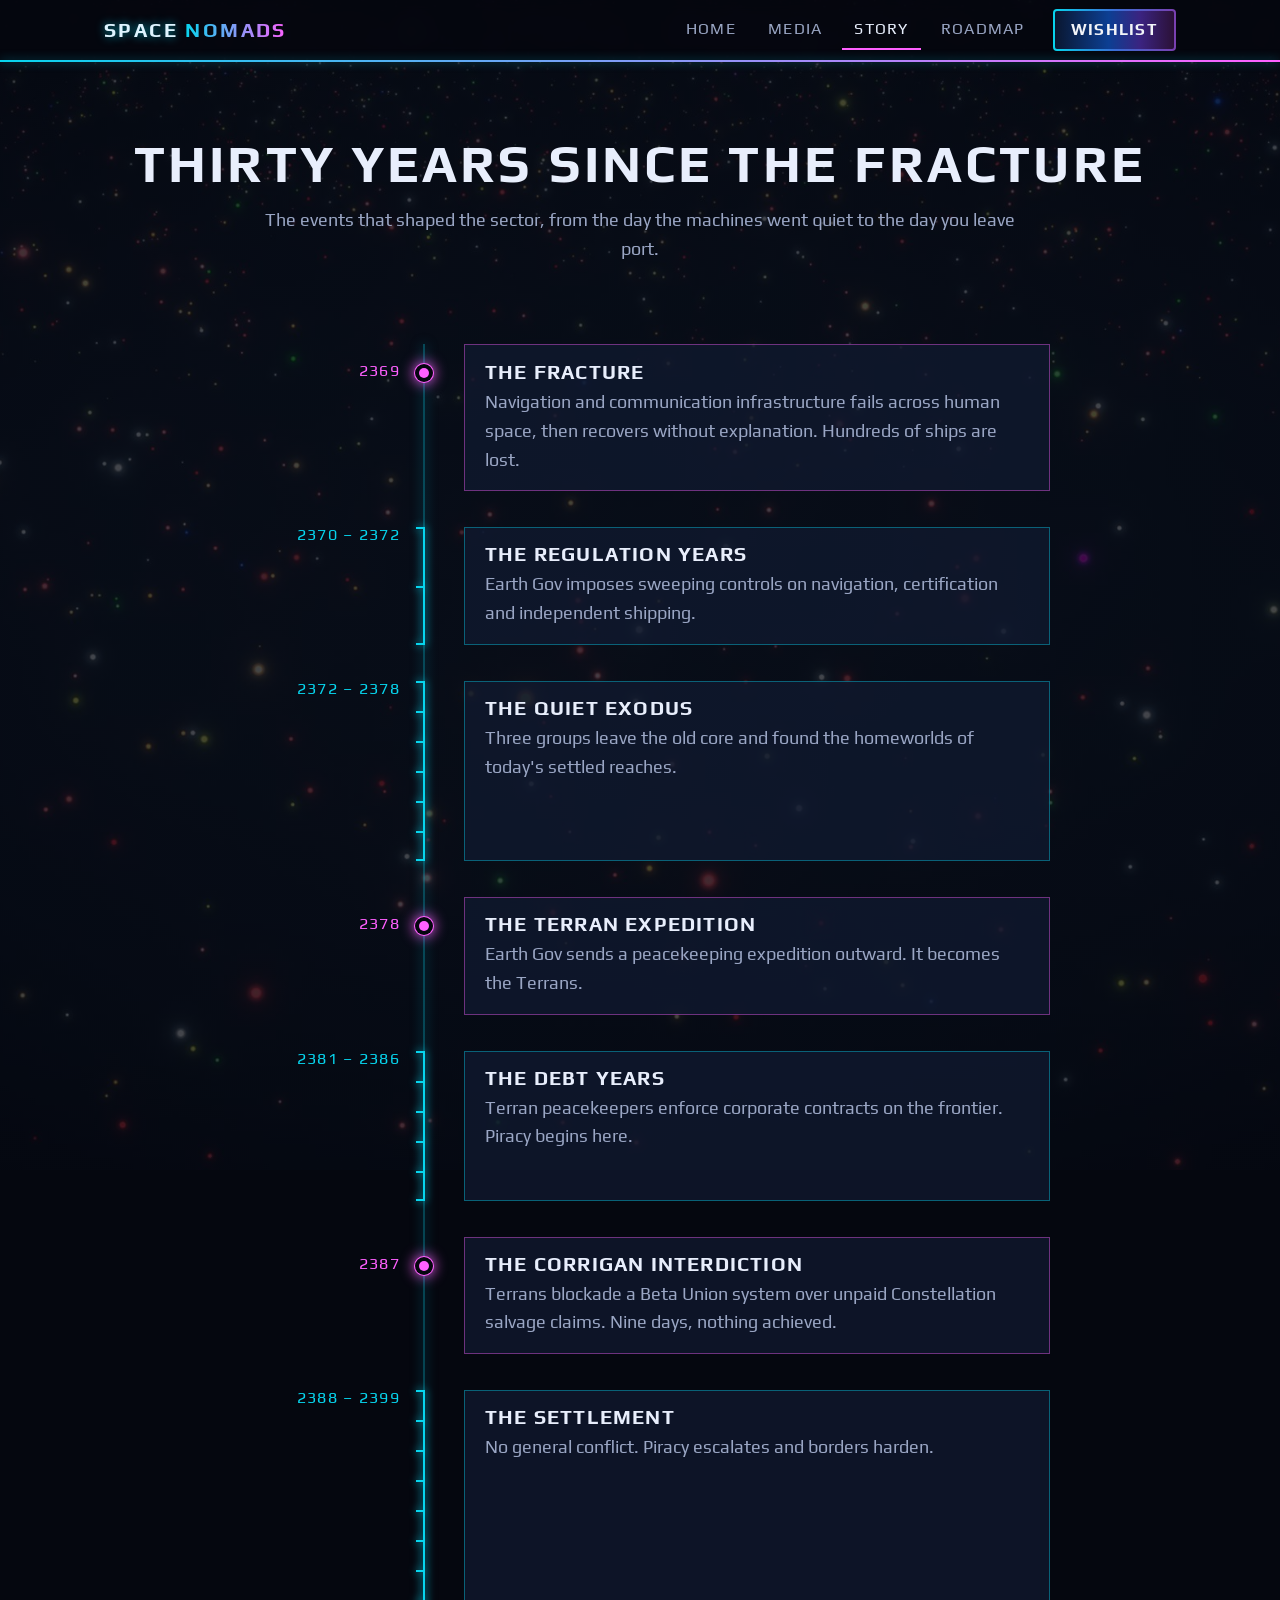
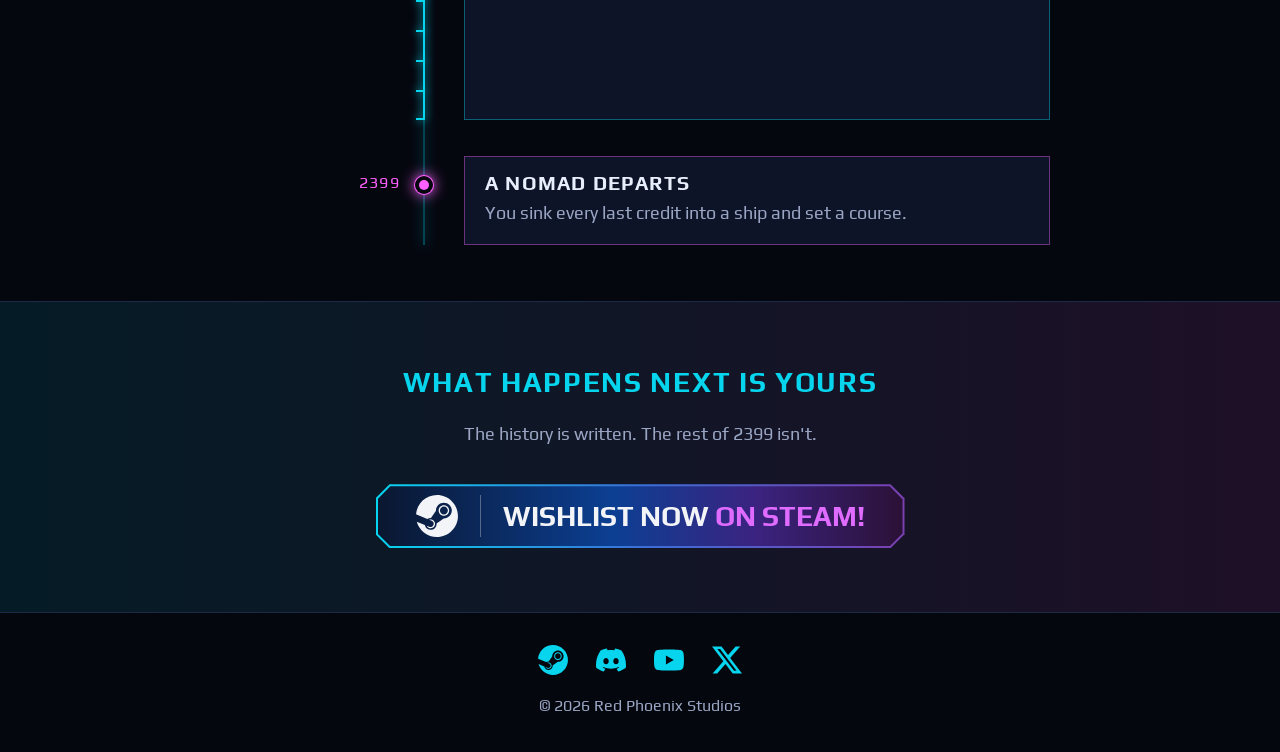
<file: story.html>
<!DOCTYPE html>
<html lang="en">
<head>
    <meta charset="utf-8">
    <meta name="viewport" content="width=device-width, initial-scale=1.0">
    <title>Story | Space Nomads</title>
    <meta name="description" content="Thirty years of sector history, from the Fracture of 2369 to the day you set a course in Space Nomads.">
    <link rel="preconnect" href="https://fonts.googleapis.com">
    <link rel="preconnect" href="https://fonts.gstatic.com" crossorigin>
    <link href="https://fonts.googleapis.com/css2?family=Play:wght@400;700&display=swap" rel="stylesheet">
    <link rel="preload" as="image" href="res/images/branding/bg.jpg">
    <link rel="icon" href="favicon.svg" type="image/svg+xml">
    <link rel="stylesheet" href="css/styles.css">
</head>
<body>
    <!-- Header: keep in sync across all pages -->
    <header class="site-header">
        <nav class="site-nav">
            <a class="brand" href="index.html">Space <span>Nomads</span></a>
            <!-- Burger menu for narrow screens: the hidden checkbox holds the open/closed state -->
            <input class="nav-toggle" type="checkbox" id="nav-toggle" aria-label="Menu">
            <label class="nav-burger" for="nav-toggle" aria-hidden="true"><span></span></label>
            <div class="nav-links">
                <a class="nav-link" href="index.html">Home</a>
                <a class="nav-link" href="media.html">Media</a>
                <a class="nav-link" href="story.html" aria-current="page">Story</a>
                <a class="nav-link" href="roadmap.html">Roadmap</a>
            </div>
            <a class="button" href="https://store.steampowered.com/app/4775700/Space_Nomads/?utm_source=website&amp;utm_campaign=story&amp;utm_medium=nav" target="_blank" rel="noopener">Wishlist</a>
        </nav>
    </header>

    <main>
        <section class="page-hero">
            <h1>Thirty years since the Fracture</h1>
            <p class="lead">The events that shaped the sector, from the day the machines went quiet to the day you leave port.</p>
        </section>

        <section class="section">
            <!-- Each entry is an era--event or era--period.
                 On a period, --years sets how tall its bar is drawn. -->
            <ol class="timeline">
                <li class="era era--event">
                    <span class="era-when">2369</span>
                    <span class="era-marker era-marker--event era-marker--pulse" aria-hidden="true"></span>
                    <div class="era-body">
                        <h3 class="glitch" data-text="The Fracture">The Fracture</h3>
                        <p>Navigation and communication infrastructure fails across human space, then recovers without explanation. Hundreds of ships are lost. </p>
                    </div>
                </li>
                <li class="era era--period" style="--years: 2;">
                    <span class="era-when">2370 &ndash; 2372</span>
                    <span class="era-marker era-marker--period era-marker--ruler" aria-hidden="true"></span>
                    <div class="era-body">
                        <h3>The Regulation Years</h3>
                        <p>Earth Gov imposes sweeping controls on navigation, certification and independent shipping.</p>
                    </div>
                </li>
                <li class="era era--period" style="--years: 6;">
                    <span class="era-when">2372 &ndash; 2378</span>
                    <span class="era-marker era-marker--period era-marker--ruler" aria-hidden="true"></span>
                    <div class="era-body">
                        <h3>The Quiet Exodus</h3>
                        <p>Three groups leave the old core and found the homeworlds of today's settled reaches.</p>
                    </div>
                </li>
                <li class="era era--event">
                    <span class="era-when">2378</span>
                    <span class="era-marker era-marker--event" aria-hidden="true"></span>
                    <div class="era-body">
                        <h3>The Terran Expedition</h3>
                        <p>Earth Gov sends a peacekeeping expedition outward. It becomes the Terrans.</p>
                    </div>
                </li>
                <li class="era era--period" style="--years: 5;">
                    <span class="era-when">2381 &ndash; 2386</span>
                    <span class="era-marker era-marker--period era-marker--ruler" aria-hidden="true"></span>
                    <div class="era-body">
                        <h3>The Debt Years</h3>
                        <p>Terran peacekeepers enforce corporate contracts on the frontier. Piracy begins here.</p>
                    </div>
                </li>
                <li class="era era--event">
                    <span class="era-when">2387</span>
                    <span class="era-marker era-marker--event" aria-hidden="true"></span>
                    <div class="era-body">
                        <h3>The Corrigan Interdiction</h3>
                        <p>Terrans blockade a Beta Union system over unpaid Constellation salvage claims. Nine days, nothing achieved.</p>
                    </div>
                </li>
                <li class="era era--period" style="--years: 11;">
                    <span class="era-when">2388 &ndash; 2399</span>
                    <span class="era-marker era-marker--period era-marker--ruler" aria-hidden="true"></span>
                    <div class="era-body">
                        <h3>The Settlement</h3>
                        <p>No general conflict. Piracy escalates and borders harden.</p>
                    </div>
                </li>
                <li class="era era--event">
                    <span class="era-when">2399</span>
                    <span class="era-marker era-marker--event" aria-hidden="true"></span>
                    <div class="era-body">
                        <h3>A Nomad departs</h3>
                        <p>You sink every last credit into a ship and set a course.</p>
                    </div>
                </li>
            </ol>
        </section>

        <section class="cta">
            <h2>What happens next is yours</h2>
            <p class="lead">The history is written. The rest of 2399 isn't.</p>
            <a class="banner-button" href="https://store.steampowered.com/app/4775700/Space_Nomads/?utm_source=website&amp;utm_campaign=story&amp;utm_medium=banner" target="_blank" rel="noopener">
                <svg viewBox="0 0 24 24" aria-hidden="true"><path d="M11.979 0C5.678 0 .511 4.86.022 11.037l6.432 2.658c.545-.371 1.203-.59 1.912-.59.063 0 .125.004.188.006l2.861-4.142V8.91c0-2.495 2.028-4.524 4.524-4.524 2.494 0 4.524 2.031 4.524 4.527s-2.03 4.525-4.524 4.525h-.105l-4.076 2.911c0 .052.004.105.004.159 0 1.875-1.515 3.396-3.39 3.396-1.635 0-3.016-1.173-3.331-2.727L.436 15.27C1.862 20.307 6.486 24 11.979 24c6.627 0 11.999-5.373 11.999-12S18.605 0 11.979 0zM7.54 18.21l-1.473-.61c.262.543.714.999 1.314 1.25 1.297.539 2.793-.076 3.332-1.375.263-.63.264-1.319.005-1.949s-.75-1.121-1.377-1.383c-.624-.26-1.29-.249-1.878-.03l1.523.63c.956.4 1.409 1.5 1.009 2.455-.397.957-1.497 1.41-2.454 1.012H7.54zm11.415-9.303c0-1.662-1.353-3.015-3.015-3.015-1.665 0-3.015 1.353-3.015 3.015 0 1.665 1.35 3.015 3.015 3.015 1.663 0 3.015-1.35 3.015-3.015zm-5.273-.005c0-1.252 1.013-2.266 2.265-2.266 1.249 0 2.266 1.014 2.266 2.266 0 1.251-1.017 2.265-2.266 2.265-1.253 0-2.265-1.014-2.265-2.265z"/></svg>
                <span>Wishlist now <em>on Steam!</em></span>
            </a>
        </section>
    </main>

    <!-- Footer: keep in sync across all pages -->
    <footer class="site-footer">
        <ul class="social-links">
            <li><a class="social-icon" href="https://store.steampowered.com/app/4775700/Space_Nomads/?utm_source=website&amp;utm_campaign=story&amp;utm_medium=footer" aria-label="Steam" title="Steam" target="_blank" rel="noopener"><svg viewBox="0 0 24 24" aria-hidden="true"><path d="M11.979 0C5.678 0 .511 4.86.022 11.037l6.432 2.658c.545-.371 1.203-.59 1.912-.59.063 0 .125.004.188.006l2.861-4.142V8.91c0-2.495 2.028-4.524 4.524-4.524 2.494 0 4.524 2.031 4.524 4.527s-2.03 4.525-4.524 4.525h-.105l-4.076 2.911c0 .052.004.105.004.159 0 1.875-1.515 3.396-3.39 3.396-1.635 0-3.016-1.173-3.331-2.727L.436 15.27C1.862 20.307 6.486 24 11.979 24c6.627 0 11.999-5.373 11.999-12S18.605 0 11.979 0zM7.54 18.21l-1.473-.61c.262.543.714.999 1.314 1.25 1.297.539 2.793-.076 3.332-1.375.263-.63.264-1.319.005-1.949s-.75-1.121-1.377-1.383c-.624-.26-1.29-.249-1.878-.03l1.523.63c.956.4 1.409 1.5 1.009 2.455-.397.957-1.497 1.41-2.454 1.012H7.54zm11.415-9.303c0-1.662-1.353-3.015-3.015-3.015-1.665 0-3.015 1.353-3.015 3.015 0 1.665 1.35 3.015 3.015 3.015 1.663 0 3.015-1.35 3.015-3.015zm-5.273-.005c0-1.252 1.013-2.266 2.265-2.266 1.249 0 2.266 1.014 2.266 2.266 0 1.251-1.017 2.265-2.266 2.265-1.253 0-2.265-1.014-2.265-2.265z"/></svg></a></li>
            <li><a class="social-icon" href="https://discord.gg/2uTq5GXCfy" aria-label="Discord" title="Discord" target="_blank" rel="noopener"><svg viewBox="0 0 24 24" aria-hidden="true"><path d="M20.317 4.3698a19.7913 19.7913 0 00-4.8851-1.5152.0741.0741 0 00-.0785.0371c-.211.3753-.4447.8648-.6083 1.2495-1.8447-.2762-3.68-.2762-5.4868 0-.1636-.3933-.4058-.8742-.6177-1.2495a.077.077 0 00-.0785-.037 19.7363 19.7363 0 00-4.8852 1.515.0699.0699 0 00-.0321.0277C.5334 9.0458-.319 13.5799.0992 18.0578a.0824.0824 0 00.0312.0561c2.0528 1.5076 4.0413 2.4228 5.9929 3.0294a.0777.0777 0 00.0842-.0276c.4616-.6304.8731-1.2952 1.226-1.9942a.076.076 0 00-.0416-.1057c-.6528-.2476-1.2743-.5495-1.8722-.8923a.077.077 0 01-.0076-.1277c.1258-.0943.2517-.1923.3718-.2914a.0743.0743 0 01.0776-.0105c3.9278 1.7933 8.18 1.7933 12.0614 0a.0739.0739 0 01.0785.0095c.1202.099.246.1981.3728.2924a.077.077 0 01-.0066.1276 12.2986 12.2986 0 01-1.873.8914.0766.0766 0 00-.0407.1067c.3604.698.7719 1.3628 1.225 1.9932a.076.076 0 00.0842.0286c1.961-.6067 3.9495-1.5219 6.0023-3.0294a.077.077 0 00.0313-.0552c.5004-5.177-.8382-9.6739-3.5485-13.6604a.061.061 0 00-.0312-.0286zM8.02 15.3312c-1.1825 0-2.1569-1.0857-2.1569-2.419 0-1.3332.9555-2.4189 2.157-2.4189 1.2108 0 2.1757 1.0952 2.1568 2.419 0 1.3332-.9555 2.4189-2.1569 2.4189zm7.9748 0c-1.1825 0-2.1569-1.0857-2.1569-2.419 0-1.3332.9554-2.4189 2.1569-2.4189 1.2108 0 2.1757 1.0952 2.1568 2.419 0 1.3332-.946 2.4189-2.1568 2.4189Z"/></svg></a></li>
            <li><a class="social-icon" href="https://www.youtube.com/@MatthewVale" aria-label="YouTube" title="YouTube" target="_blank" rel="noopener"><svg viewBox="0 0 24 24" aria-hidden="true"><path d="M23.498 6.186a3.016 3.016 0 0 0-2.122-2.136C19.505 3.545 12 3.545 12 3.545s-7.505 0-9.377.505A3.017 3.017 0 0 0 .502 6.186C0 8.07 0 12 0 12s0 3.93.502 5.814a3.016 3.016 0 0 0 2.122 2.136c1.871.505 9.376.505 9.376.505s7.505 0 9.377-.505a3.015 3.015 0 0 0 2.122-2.136C24 15.93 24 12 24 12s0-3.93-.502-5.814zM9.545 15.568V8.432L15.818 12l-6.273 3.568z"/></svg></a></li>
            <li><a class="social-icon" href="https://x.com/RedPStudios" aria-label="X" title="X" target="_blank" rel="noopener"><svg viewBox="0 0 24 24" aria-hidden="true"><path d="M18.901 1.153h3.68l-8.04 9.19L24 22.846h-7.406l-5.8-7.584-6.638 7.584H.474l8.6-9.83L0 1.154h7.594l5.243 6.932ZM17.61 20.644h2.039L6.486 3.24H4.298Z"/></svg></a></li>
        </ul>
        <small>&copy; 2026 Red Phoenix Studios</small>
    </footer>

    <script src="js/effects.js" defer></script>
    <!-- Cloudflare Web Analytics -->
    <script type="module" src="https://static.cloudflareinsights.com/beacon.min.js" data-cf-beacon='{"token": "50c2d3b6fbe9447ca9a3932b840d71b1"}'></script>
</body>
</html>
</file>
<file: css/styles.css>
:root {
    /* Space */
    --space-0: #05070f;
    --space-2: #111a30;
    --space-3: #1c2947;
    /* Accents */
    --cyan: #07D5EE;
    --magenta: #ff60ff;
    --amber: #ffc46b;
    --gold: #ffcf4d;
    --green: #5ef08a;
    /* The same accents as bare RGB, for translucent tints: rgba(var(--cyan-rgb), 0.3) */
    --cyan-rgb: 7, 213, 238;
    --magenta-rgb: 255, 96, 255;
    /* Wishlist banner button, also used by the header wishlist button */
    --banner-fill: linear-gradient(90deg, #0a1730 0%, #0c3f93 45%, #3b2380 72%, #2b1136 100%);
    --banner-border: linear-gradient(90deg, var(--cyan), #3b6fd8 50%, #7a3fb0);
    --banner-text: #f2f4f8;
    --banner-accent: #df6bff;
    /* Text */
    --text: #e8eefc;
    --text-dim: #9aa6c4;

    /* Type scale. Every font-size on the site uses one of these, except the
       wishlist banner button, which scales with the screen on its own. */
    --text-h1: clamp(32px, 6vw, 52px);
    --text-h2: 28px;
    --text-h3: 20px;
    --text-lead: 21px;
    --text-body: 18px;
    --text-small: 16px;

    --page-width: 1120px;
    --nav-height: 60px;
}

/*#region ----- Global Body Properties */
/* Font: Play */
* {
    box-sizing: border-box;
    margin: 0;
}

html {
    scroll-behavior: smooth;
    background: var(--space-0);
}

body {
    display: flex;
    flex-direction: column;
    min-height: 100vh;
    min-height: 100dvh;
    font-family: 'Play', sans-serif;
    font-size: var(--text-body);
    line-height: 1.6;
    color: var(--text);
}

h1, h2, h3 {
    line-height: 1.2;
    letter-spacing: 0.06em;
    text-transform: uppercase;
}

h1 {
    font-size: var(--text-h1);
}

h2 {
    font-size: var(--text-h2);
    color: var(--cyan);
}

h3 {
    font-size: var(--text-h3);
}

a {
    color: var(--cyan);
}

a:hover {
    color: var(--magenta);
}

img {
    max-width: 100%;
    display: block;
}

main {
    padding-top: var(--nav-height);
}
/*#endregion*/

/*#region ----- Page Background */
/* Starfield behind the page, under a dark wash that keeps text readable. On a
   fixed pseudo-element rather than the body, because background-attachment:
   fixed is ignored on mobile. It is taller than the screen and slides up as
   the page scrolls (js/effects.js sets --scroll-progress from 0 to 1), so it
   moves more slowly than the content in front of it. */
body::before {
    --parallax-travel: 30vh;
    content: "";
    position: fixed;
    inset: 0 0 auto;
    z-index: -1;
    height: calc(100vh + var(--parallax-travel));
    background:
        linear-gradient(rgba(5, 7, 15, 0.75), rgba(5, 7, 15, 0.75)),
        url("../res/images/branding/bg.jpg") center / cover no-repeat,
        var(--space-0);
    transform: translateY(calc(var(--scroll-progress, 0) * -1 * var(--parallax-travel)));
    will-change: transform;
}
/*#endregion*/

/*#region ----- Page Scrollbar */
/* A dark track with a blue-to-pink thumb. Chrome, Edge and Safari take the
   ::-webkit rules; Firefox can't draw a gradient, so it gets a thin blue
   thumb instead. */
html::-webkit-scrollbar {
    width: 12px;
}

html::-webkit-scrollbar-track {
    background: var(--space-0);
}

html::-webkit-scrollbar-thumb {
    border: 3px solid var(--space-0);
    border-radius: 6px;
    background: linear-gradient(var(--cyan), var(--magenta)) padding-box;
}

html::-webkit-scrollbar-thumb:hover {
    border-width: 2px;
}

@supports not selector(::-webkit-scrollbar) {
    html {
        scrollbar-width: thin;
        scrollbar-color: var(--cyan) var(--space-0);
    }
}
/*#endregion*/

/*#region ----- Main Page Content Container */
.section {
    max-width: var(--page-width);
    margin: 0 auto;
    padding: 56px 24px;
}

.section-title {
    text-align: center;
    margin-bottom: 32px;
}

/* Thin cyan-to-magenta rule under a section title. */
.section-title::after {
    content: "";
    display: block;
    width: 80px;
    height: 3px;
    margin: 14px auto 0;
    background: linear-gradient(90deg, var(--cyan), var(--magenta));
}

.lead {
    max-width: 760px;
    margin: 0 auto 16px;
    text-align: center;
    color: var(--text-dim);
}

/* Title block at the top of the Media, Story and Roadmap pages. */
.page-hero {
    padding: 72px 24px 8px;
    text-align: center;
}

.page-hero h1 {
    margin-bottom: 12px;
}
/*#endregion*/

/*#region ----- Global Button Properties */
/* Regular button: cyan border, magenta highlight. */
.button {
    position: relative;
    display: inline-flex;
    align-items: center;
    justify-content: center;
    padding: 12px 26px;
    overflow: hidden;
    font-size: var(--text-small);
    font-weight: 700;
    letter-spacing: 0.08em;
    text-transform: uppercase;
    text-decoration: none;
    color: var(--text);
    border: 2px solid var(--cyan);
    border-radius: 4px;
    background: rgba(5, 7, 15, 0.6);
    transition: background 0.2s ease-in-out, border-color 0.2s ease-in-out, box-shadow 0.2s ease-in-out;
}

.button:hover {
    color: var(--text);
    border-color: var(--magenta);
    background: rgba(var(--magenta-rgb), 0.2);
    box-shadow: 0 0 16px rgba(var(--magenta-rgb), 0.45);
}

/* The special "Wishlist now on Steam!" button. The element itself is the
   border (a gradient showing through a 2px gap) and ::before is the fill, so
   the border follows the cut corners. */
.banner-button {
    --cut: 14px;
    position: relative;
    display: inline-flex;
    align-items: center;
    justify-content: center;
    gap: clamp(12px, 3vw, 22px);
    padding: clamp(8px, 2vw, 11px) clamp(18px, 5vw, 40px);
    /* Logo height plus padding, so a button without a logo is as tall as one with. */
    min-height: calc(1.5em + 2 * clamp(8px, 2vw, 11px));
    font-size: clamp(15px, 4.4vw, 28px);
    font-weight: 700;
    line-height: 1;
    text-decoration: none;
    text-transform: uppercase;
    white-space: nowrap;
    color: var(--banner-text);
    background: var(--banner-border);
    transition: filter 0.2s ease-in-out;
}

.banner-button::before {
    /* A slightly smaller cut than the outside, so the border is 2px wide
       along the diagonals too: 14px - 2px * (2 - sqrt(2)). */
    --cut: 12.83px;
    content: "";
    position: absolute;
    inset: 2px;
    z-index: -1;
    background: var(--banner-fill);
}

.banner-button,
.banner-button::before {
    clip-path: polygon(var(--cut) 0, calc(100% - var(--cut)) 0, 100% var(--cut), 100% calc(100% - var(--cut)), calc(100% - var(--cut)) 100%, var(--cut) 100%, 0 calc(100% - var(--cut)), 0 var(--cut));
}

.banner-button:hover {
    color: #fff;
    filter: brightness(1.25);
}

.banner-button svg {
    flex: none;
    width: 1.5em;
    height: 1.5em;
    fill: currentColor;
}

/* The divider between the logo and the text. */
.banner-button svg + span {
    padding: 0.25em 0 0.25em clamp(12px, 3vw, 22px);
    border-left: 1px solid rgba(255, 255, 255, 0.3);
}

.banner-button em {
    font-style: normal;
    color: var(--banner-accent);
}
/*#endregion*/

/*#region ----- Cursor Glow */
/* A soft light that follows the pointer across a hovered button.
   js/effects.js sets --glow-x and --glow-y; the glow sits above the button's
   fill and below its label. */
.button,
.banner-button,
.carousel-arrow {
    --glow-size: 120px;
    isolation: isolate;
}

.button::after,
.banner-button::after,
.carousel-arrow::after {
    content: "";
    position: absolute;
    inset: 0;
    z-index: -1;
    background: radial-gradient(circle var(--glow-size) at var(--glow-x, 50%) var(--glow-y, 50%), 
        rgba(255, 255, 255, 0.22),
        rgba(255, 255, 255, 0.12) 30%,
        rgba(255, 255, 255, 0.04) 60%,
        rgba(255, 255, 255, 0) 100%);
    opacity: 0;
    transition: opacity 0.2s ease-in-out;
    pointer-events: none;
}

.button:hover::after,
.banner-button:hover::after,
.carousel-arrow:hover::after {
    opacity: 1;
}
/*#endregion*/

/*#region ----- Sheen Border */
/* A cyan and pink gradient that drifts sideways. Used for the header's bottom
   edge and, through .sheen-border, as a frame around the carousel and the
   trailer. */
.site-header::after,
.sheen-border {
    background: linear-gradient(90deg, var(--cyan), var(--magenta), var(--cyan)) 0 0 / 200% 100%;
    box-shadow: 0 0 10px rgba(var(--cyan-rgb), 0.5);
    animation: sheen 6s linear infinite;
}

/* The gradient shows through a 2px gap around whatever is inside. */
.sheen-border {
    padding: 2px;
}

@keyframes sheen {
    to { background-position: -200% 0; }
}
/*#endregion*/

/*#region ----- Glitch Effects */
/* Occasional colour-split stutter. data-text must match the element's text. */
.glitch {
    position: relative;
    display: inline-block;
}

.glitch::before,
.glitch::after {
    content: attr(data-text);
    position: absolute;
    left: 0;
    top: 0;
    opacity: 0;
    pointer-events: none;
}

.glitch::before {
    color: var(--cyan);
    animation: glitch-split 1s steps(1) infinite;
}

.glitch::after {
    color: var(--magenta);
    animation: glitch-split 1s steps(1) infinite reverse;
}

@keyframes glitch-split {
    0%, 79%, 100% { opacity: 0; transform: none; }
    80% { opacity: 0.8; transform: translateX(-3px); }
    87% { opacity: 0.8; transform: translateX(3px); }
    94% { opacity: 0; transform: none; }
}

/* Corrupted and redacted text, as in the game's lore logs. */
.corrupted {
    color: var(--magenta);
}

.redacted {
    color: var(--amber);
}
/*#endregion*/

/*#region ----- Navigation Bar */
.site-header {
    position: fixed;
    top: 0;
    z-index: 50;
    width: 100%;
    height: var(--nav-height);
    background: rgba(5, 7, 15, 0.85);
    backdrop-filter: blur(8px);
}

/* Bottom edge. Its colours and motion come from the Sheen Border region. */
.site-header::after {
    content: "";
    position: absolute;
    left: 0;
    right: 0;
    bottom: -2px;
    height: 2px;
}

.site-nav {
    display: flex;
    align-items: center;
    gap: 8px;
    max-width: var(--page-width);
    height: 100%;
    margin: 0 auto;
    padding: 0 24px;
}

/* Brand in the logo's colours: icy white SPACE, cyan-to-magenta NOMADS. */
.site-nav .brand {
    margin-right: auto;
    font-size: var(--text-h3);
    font-weight: 700;
    letter-spacing: 0.12em;
    text-transform: uppercase;
    text-decoration: none;
    color: #dff4ff;
    text-shadow: 0 0 10px rgba(var(--cyan-rgb), 0.7);
}

.site-nav .brand span {
    background: linear-gradient(90deg, var(--cyan), var(--magenta));
    -webkit-background-clip: text;
    background-clip: text;
    color: transparent;
    text-shadow: none;
}

.nav-links {
    display: flex;
    align-items: center;
    gap: 8px;
}

.nav-link {
    padding: 6px 12px;
    font-size: var(--text-small);
    letter-spacing: 0.08em;
    text-transform: uppercase;
    text-decoration: none;
    color: var(--text-dim);
    border-bottom: 2px solid transparent;
}

.nav-link:hover,
.nav-link[aria-current="page"] {
    color: var(--text);
    border-bottom-color: var(--magenta);
}

/* Header wishlist button: the banner button's colours on the regular
   button's shape. The two backgrounds are the fill and the gradient border. */
.site-nav .button {
    padding: 6px 16px;
    margin-left: 8px;
    color: var(--banner-text);
    border-color: transparent;
    background: var(--banner-fill) padding-box, var(--banner-border) border-box;
    transition: filter 0.2s ease-in-out;
}

.site-nav .button:hover {
    color: #fff;
    box-shadow: none;
    filter: brightness(1.25);
}
/*#endregion*/

/*#region ----- Mobile Navigation */
/* The burger and the checkbox that holds its open state are hidden until the
   screen is narrow. */
.nav-toggle,
.nav-burger {
    display: none;
}

/* Below this width the page links no longer fit beside the brand and wishlist
   button, so they collapse into a dropdown. Zooming in on a desktop browser
   triggers this too. */
@media screen and (max-width: 760px) {
    .site-nav .button {
        order: 1;
    }

    .nav-burger {
        order: 2;
        display: flex;
        align-items: center;
        justify-content: center;
        width: 40px;
        height: 40px;
        cursor: pointer;
    }

    /* Three bars: the span is the middle one. They fold into a cross when open. */
    .nav-burger span,
    .nav-burger span::before,
    .nav-burger span::after {
        display: block;
        width: 24px;
        height: 2px;
        border-radius: 1px;
        background: var(--text);
        transition: transform 0.2s ease-in-out, background 0.2s ease-in-out;
    }

    .nav-burger span {
        position: relative;
    }

    .nav-burger span::before,
    .nav-burger span::after {
        content: "";
        position: absolute;
        left: 0;
    }

    .nav-burger span::before { top: -8px; }
    .nav-burger span::after { top: 8px; }

    .nav-toggle:checked + .nav-burger span { background: transparent; }
    .nav-toggle:checked + .nav-burger span::before { transform: translateY(8px) rotate(45deg); }
    .nav-toggle:checked + .nav-burger span::after { transform: translateY(-8px) rotate(-45deg); }

    /* The checkbox stays focusable for keyboards but is visually hidden. */
    .nav-toggle {
        display: block;
        position: absolute;
        width: 1px;
        height: 1px;
        opacity: 0;
    }

    .nav-toggle:focus-visible + .nav-burger {
        outline: 2px solid var(--cyan);
        outline-offset: 2px;
    }

    .nav-links {
        display: none;
        position: absolute;
        top: calc(100% + 2px);
        left: 0;
        right: 0;
        flex-direction: column;
        align-items: stretch;
        gap: 0;
        padding: 8px 0;
        background: var(--space-0);
        border-bottom: 1px solid var(--space-3);
    }

    .nav-toggle:checked ~ .nav-links {
        display: flex;
    }

    .nav-links .nav-link {
        padding: 12px 24px;
        border-bottom: 0;
        border-left: 2px solid transparent;
    }

    .nav-links .nav-link:hover,
    .nav-links .nav-link[aria-current="page"] {
        border-left-color: var(--magenta);
    }
}
/*#endregion*/

/*#region ----- Homepage Hero */
.hero {
    display: flex;
    flex-direction: column;
    align-items: center;
    gap: 20px;
    padding: 96px 24px 72px;
    text-align: center;
}

.hero-title {
    width: min(100%, 640px);
}

.hero-title img {
    width: 100%;
    height: auto;
}

/* Status line above the logo: plain text between two fading rules.
   Deliberately not button-shaped, since it isn't clickable. */
.status-line {
    display: flex;
    align-items: center;
    gap: 14px;
    font-size: var(--text-small);
    letter-spacing: 0.28em;
    text-transform: uppercase;
    color: var(--text-dim);
}

.status-line::before,
.status-line::after {
    content: "";
    width: clamp(24px, 8vw, 72px);
    height: 1px;
    background: linear-gradient(90deg, transparent, var(--cyan));
}

.status-line::after {
    background: linear-gradient(90deg, var(--magenta), transparent);
}

.hero-tagline {
    max-width: 720px;
    font-size: var(--text-lead);
    text-wrap: balance;
}

/* Extra room on top of the hero's gap, the same above (tagline) and below (carousel). */
.hero .banner-button {
    margin: 36px 0;
}
/*#endregion*/

/*#region ----- Homepage Features */
.feature-list {
    display: grid;
    grid-template-columns: repeat(2, 1fr);
    gap: 0 56px;
    max-width: 980px;
    margin: 0 auto;
    padding: 0;
    list-style: none;
    counter-reset: feature;
}

.feature {
    display: grid;
    grid-template-columns: 56px 1fr;
    grid-template-rows: auto 1fr;
    grid-template-areas:
        "icon body"
        "number body";
    align-items: start;
    padding: 26px 0;
    border-top: 1px solid var(--space-3);
    counter-increment: feature;
}

/* Line icon above the number, stroked with the shared #feature-accent
   gradient defined in index.html. */
.feature-icon {
    grid-area: icon;
    width: 32px;
    height: 32px;
    margin-bottom: 8px;
    fill: none;
    stroke: url(#feature-accent);
    stroke-width: 1.6;
    stroke-linecap: round;
    stroke-linejoin: round;
    filter: drop-shadow(0 0 6px rgba(var(--cyan-rgb), 0.45));
}

.feature > div {
    grid-area: body;
}

/* Holds the icons' gradient without taking up space. */
.svg-defs {
    position: absolute;
    width: 0;
    height: 0;
    overflow: hidden;
}

/* Number in the left column: 01, 02, ... */
.feature::before {
    grid-area: number;
    content: counter(feature, decimal-leading-zero);
    font-size: var(--text-h2);
    font-weight: 700;
    line-height: 1.1;
    background: linear-gradient(90deg, var(--cyan), var(--magenta));
    -webkit-background-clip: text;
    background-clip: text;
    color: transparent;
}

.feature h3 {
    margin-bottom: 6px;
}

.feature p {
    color: var(--text-dim);
}
/*#endregion*/

/*#region ----- Screenshots (grid tiles and lightbox) */
.media-grid {
    display: grid;
    grid-template-columns: repeat(auto-fill, minmax(300px, 1fr));
    gap: 16px;
}

/* One screenshot link. Used in the Media grid and as a carousel slide. */
.shot {
    display: block;
    aspect-ratio: 16 / 9;
    overflow: hidden;
    border: 1px solid var(--space-3);
    background: var(--space-2);
    cursor: zoom-in;
    transition: border-color 0.2s ease-in-out;
}

.shot:hover {
    border-color: var(--cyan);
}

.shot img {
    width: 100%;
    height: 100%;
    object-fit: cover;
}

/* The enlarged view, created by js/lightbox.js. */
.lightbox {
    max-width: 94vw;
    max-height: 94vh;
    margin: auto;
    padding: 0;
    border: 2px solid var(--cyan);
    background: var(--space-0);
    cursor: zoom-out;
}

.lightbox::backdrop {
    background: rgba(5, 7, 15, 0.9);
}

.lightbox img {
    max-width: 94vw;
    max-height: 94vh;
}
/*#endregion*/

/*#region ----- Homepage Screenshot Carousel */
/* A horizontal scroller showing one slide at a time, snapping to each. The
   arrows and auto-advance are wired up in js/carousel.js. */
.carousel {
    position: relative;
    width: min(100%, 880px);
}

.carousel-track {
    display: flex;
    gap: 16px;
    background: var(--space-0);
    overflow-x: auto;
    scroll-snap-type: x mandatory;
    scrollbar-width: none;
}

.carousel-track::-webkit-scrollbar {
    display: none;
}

.carousel-track .shot {
    flex: 0 0 100%;
    scroll-snap-align: center;
    border: 0;
}

.carousel-arrow {
    --glow-size: 50px;
    position: absolute;
    top: 50%;
    z-index: 1;
    width: 44px;
    height: 44px;
    padding: 0 0 4px;
    overflow: hidden;
    font: inherit;
    font-size: 30px;
    line-height: 1;
    color: var(--text);
    border: 2px solid var(--cyan);
    border-radius: 50%;
    background: rgba(5, 7, 15, 0.7);
    transform: translateY(-50%);
    cursor: pointer;
    transition: background 0.2s ease-in-out, border-color 0.2s ease-in-out, box-shadow 0.2s ease-in-out;
}

.carousel-arrow:hover {
    border-color: var(--magenta);
    background: rgba(var(--magenta-rgb), 0.2);
    box-shadow: 0 0 16px rgba(var(--magenta-rgb), 0.45);
}

.carousel-arrow--prev { left: 12px; }
.carousel-arrow--next { right: 12px; }
/*#endregion*/

/*#region ----- Trailer */
.video-wrap {
    max-width: 880px;
    margin: 0 auto;
}

/* Fits both the stand-in below and the YouTube iframe that will replace it. */
.video-frame {
    display: block;
    width: 100%;
    aspect-ratio: 16 / 9;
    border: 0;
}

/* Stand-in for the trailer: a recording that can't be retrieved. */
.lost-signal {
    position: relative;
    display: flex;
    flex-direction: column;
    align-items: center;
    justify-content: center;
    gap: 16px;
    padding: 24px;
    text-align: center;
    background: var(--space-2);
}

/* Scanlines and a vignette over the frame. */
.lost-signal::after {
    content: "";
    position: absolute;
    inset: 0;
    pointer-events: none;
    background:
        radial-gradient(ellipse at center, transparent 45%, rgba(0, 0, 0, 0.85) 100%),
        repeating-linear-gradient(180deg, transparent 0 3px, rgba(var(--cyan-rgb), 0.06) 3px 4px);
    box-shadow: inset 0 0 40px rgba(0, 0, 0, 0.8);
}

.lost-signal-title {
    font-size: var(--text-h1);
    font-weight: 700;
    letter-spacing: 0.2em;
    line-height: 1.1;
    text-transform: uppercase;
}

.lost-signal-log {
    padding: 0;
    list-style: none;
    font-size: var(--text-small);
    letter-spacing: 0.08em;
    text-align: left;
    text-transform: uppercase;
    color: var(--text-dim);
}

.lost-signal-log li::before {
    content: "> ";
    color: var(--cyan);
}

.lost-signal-note {
    font-size: var(--text-small);
    color: var(--text-dim);
}
/*#endregion*/

/*#region ----- Timelines (Story and Roadmap pages) */
.timeline {
    --when-width: 170px;
    --marker-width: 48px;
    /* Extra breathing room between the spine and the content boxes. */
    --body-gap: 16px;
    position: relative;
    max-width: 820px;
    margin: 0 auto;
    padding: 0;
    list-style: none;
}

/* The spine every marker sits on. */
.timeline::before {
    content: "";
    position: absolute;
    left: calc(var(--when-width) + var(--marker-width) / 2 - 1px);
    top: 0;
    bottom: 0;
    width: 2px;
    background: rgba(var(--cyan-rgb), 0.3);
    box-shadow: 0 0 12px rgba(var(--cyan-rgb), 0.5);
}

.era {
    display: grid;
    grid-template-columns: var(--when-width) var(--marker-width) 1fr;
    grid-template-areas: "when marker body";
    /* Periods are drawn roughly to scale: --years is set inline per entry. */
    min-height: calc(var(--years, 0) * 30px);
    margin-bottom: 36px;
}

.era:last-child {
    margin-bottom: 0;
}

.era-when {
    grid-area: when;
    font-size: var(--text-small);
    letter-spacing: 0.08em;
    text-align: right;
    text-transform: uppercase;
}

/* An event's date sits level with the title inside its box. */
.era--event .era-when {
    padding-top: 14px;
    color: var(--magenta);
}

/* A period's date starts level with the top of its line. */
.era--period .era-when {
    line-height: 1;
    color: var(--cyan);
}

/* Each entry sits in its own box, outlined all round in a soft tint of its
   type's colour. A period's box runs the full length of its line, with the
   text at the top. */
.era-body {
    grid-area: body;
    margin-left: var(--body-gap);
    padding: 14px 20px 16px;
    border: 1px solid rgba(var(--cyan-rgb), 0.4);
    background: rgba(17, 26, 48, 0.75);
}

.era--event .era-body {
    border-color: rgba(var(--magenta-rgb), 0.4);
}

.era-body h3 {
    margin-bottom: 4px;
}

.era-body p {
    max-width: 52ch;
    color: var(--text-dim);
}

.era-body ul {
    padding-left: 20px;
    color: var(--text-dim);
}

.era-marker {
    grid-area: marker;
    position: relative;
    justify-self: center;
}

/* Periods are a thin lit line running the length of the entry. */
.era-marker--period {
    align-self: stretch;
    width: 2px;
    background: var(--cyan);
    box-shadow: 0 0 8px var(--cyan);
}

/* Ruler variant (Story page): adds one tick per year.
   Needs --years on the entry. Backgrounds, top to bottom: the closing tick,
   a tick at the start of each year, and the line itself. */
.era-marker--ruler {
    /* The line stays centred on the spine; ticks fill only the left half,
       pointing at the dates. */
    --tick-width: calc(50% + 1px);
    width: 16px;
    background:
        linear-gradient(var(--cyan), var(--cyan)) left bottom / var(--tick-width) 2px no-repeat,
        linear-gradient(var(--cyan) 2px, transparent 2px) left top / var(--tick-width) calc(100% / var(--years, 1)) repeat-y,
        linear-gradient(var(--cyan), var(--cyan)) center / 2px 100% no-repeat;
    box-shadow: none;
    filter: drop-shadow(0 0 4px var(--cyan));
}

/* Events are signal emitters: a small bright core inside a fixed ring,
   sending out two expanding rings. */
.era-marker--event {
    width: 10px;
    height: 10px;
    margin-top: 24px;
    color: var(--magenta);
    border-radius: 50%;
    background: currentColor;
    box-shadow: 0 0 0 4px var(--space-0), 0 0 0 5px currentColor, 0 0 14px 5px currentColor;
}

.era-marker--event::before,
.era-marker--event::after {
    content: "";
    position: absolute;
    inset: -5px;
    border: 1px solid currentColor;
    border-radius: inherit;
    opacity: 0;
    animation: era-ring 3s ease-out infinite;
}

.era-marker--event::after {
    animation-delay: 1.5s;
}

/* A stronger, faster signal: the Fracture, and the current roadmap stage. */
.era-marker--pulse::before,
.era-marker--pulse::after {
    --ring-scale: 5;
    animation-duration: 2s;
}

.era-marker--pulse::after {
    animation-delay: 1s;
}

@keyframes era-ring {
    from { transform: scale(1); opacity: 0.9; }
    to { transform: scale(var(--ring-scale, 3)); opacity: 0; }
}
/*#endregion*/

/*#region ----- Progress (Roadmap page) */
/* One bar split into equal stages, each segment filled to its stage's --done
   width. Each stage has its own colour, --stage, shared by its segment and
   its timeline title. */
.progress-leg,
.era {
    --stage: var(--magenta);
}

.stage--early-access {
    --stage: var(--cyan);
}

.stage--release {
    --stage: var(--gold);
}

.progress-route {
    display: grid;
    grid-template-columns: repeat(4, minmax(0, 1fr));
    gap: 0;
    max-width: 820px;
    margin: 0 auto 40px;
    padding: 0;
    list-style: none;
}

.progress-leg {
    position: relative;
    display: flex;
    flex-direction: column;
    gap: 2px;
    min-width: 0;
}

.progress-track {
    height: 20px;
    margin-bottom: 8px;
    background: color-mix(in srgb, var(--stage) 12%, transparent);
    overflow: hidden;
}

.progress-fill {
    display: block;
    width: var(--done, 0%);
    height: 100%;
    background: var(--stage);
    box-shadow: 0 0 12px color-mix(in srgb, var(--stage) 80%, transparent);
}

.progress-name {
    font-weight: 700;
    color: var(--stage);
    letter-spacing: 0.06em;
}

/* Round only the bar's outer ends. */
.progress-leg:first-child .progress-track {
    border-radius: 10px 0 0 10px;
}

.progress-leg:last-child .progress-track {
    border-radius: 0 10px 10px 0;
}

/* The split between stages: a line running a little past the bar, with the
   next stage's label starting just after it. */
.progress-leg + .progress-leg::before {
    content: "";
    position: absolute;
    top: -6px;
    left: -1px;
    width: 2px;
    height: 32px;
    background: var(--text-dim);
}

.progress-leg + .progress-leg .progress-name {
    padding-left: 10px;
}

/* The hand-kept "Last updated" line under the roadmap's subtitle. */
.updated {
    margin-top: 8px;
    font-size: var(--text-small);
    letter-spacing: 0.08em;
    text-transform: uppercase;
    color: var(--text-dim);
}

/* The current stage's line is lit only up to --done, with its ping riding
   the tip of the fill. */
.era-marker--progress {
    background: linear-gradient(var(--magenta) var(--done), rgba(var(--cyan-rgb), 0.3) var(--done));
    box-shadow: 0 0 8px var(--magenta);
}

/* Stage titles sit in the date column, above the stage's date. */
.era-when h3 {
    margin-bottom: 6px;
    color: var(--stage);
}


.era-marker--progress .era-marker--event {
    position: absolute;
    top: var(--done);
    left: 50%;
    margin: 0;
    transform: translate(-50%, -50%);
}

/* A stage's summary is full white, to stand apart from its task list. */
.era-body p:has(+ .checklist, + .checklist-group) {
    margin-bottom: 10px;
    color: var(--text);
}

/* Optional subheading above a checklist, for phases split by feature type. */
.checklist-group {
    margin: 14px 0 6px;
    font-size: var(--text-small);
    letter-spacing: 0.08em;
    text-transform: uppercase;
    color: var(--cyan);
}

.checklist-group:first-of-type {
    margin-top: 0;
}

.checklist {
    display: grid;
    gap: 4px;
    padding: 0;
    list-style: none;
}

.checklist li {
    display: flex;
    align-items: baseline;
    gap: 10px;
}

/* The box is drawn by ::before so the markup stays a plain list. */
.checklist li::before {
    content: "";
    flex: none;
    width: 13px;
    height: 13px;
    border: 1.5px solid var(--text-dim);
    border-radius: 3px;
    transform: translateY(1px);
}

.checklist li.checked {
    color: var(--green);
}

.checklist li.checked::before {
    border-color: var(--green);
    background: var(--green);
    box-shadow: 0 0 8px var(--green);
}
/*#endregion*/

/*#region ----- Call To Action */
.cta {
    display: flex;
    flex-direction: column;
    align-items: center;
    gap: 20px;
    padding: 64px 24px;
    text-align: center;
    border-top: 1px solid var(--space-3);
    border-bottom: 1px solid var(--space-3);
    background: linear-gradient(90deg, rgba(var(--cyan-rgb), 0.1), rgba(var(--magenta-rgb), 0.1));
}
/*#endregion*/

/*#region ----- Footer */
.site-footer {
    margin-top: auto;
    padding: 32px 24px;
    text-align: center;
    background: var(--space-0);
}

.social-links {
    display: flex;
    flex-wrap: wrap;
    justify-content: center;
    gap: 8px 28px;
    margin-bottom: 16px;
    padding: 0;
    list-style: none;
}

/* Icons are inline SVGs in each page's footer, coloured by the link's text
   colour so they can change on hover. */
.social-icon {
    display: block;
    color: var(--cyan);
    transition: color 0.2s ease-in-out;
}

.social-icon:hover {
    color: var(--magenta);
}

.social-icon svg {
    display: block;
    width: 30px;
    height: 30px;
    fill: currentColor;
}

.site-footer small {
    font-size: var(--text-small);
    color: var(--text-dim);
}
/*#endregion*/

/*#region ----- Media Queries (keep last so they override everything above) */
/* Phones. The burger menu has its own breakpoint in Mobile Navigation. */
@media screen and (max-width: 640px) {
    :root {
        --text-h2: 24px;
        --text-h3: 18px;
        --text-lead: 19px;
        --text-body: 16px;
        --text-small: 14px;
    }

    .section {
        padding: 40px 16px;
    }

    .site-nav {
        padding: 0 12px;
    }

    .site-nav .button {
        padding: 6px 12px;
    }

    /* Tightened so the status line stays on one row. */
    .status-line {
        gap: 10px;
        letter-spacing: 0.08em;
        white-space: nowrap;
    }

    .feature-list {
        grid-template-columns: 1fr;
    }

    .progress-name {
        font-size: var(--text-small);
    }

    .carousel-arrow {
        width: 32px;
        height: 32px;
        font-size: 22px;
    }

    .carousel-arrow--prev { left: 6px; }
    .carousel-arrow--next { right: 6px; }

    /* Dates move above their entry, leaving the spine on the left edge. */
    .timeline {
        --when-width: 0px;
        --marker-width: 36px;
        --body-gap: 8px;
    }

    .era {
        grid-template-columns: var(--marker-width) 1fr;
        grid-template-areas:
            "marker when"
            "marker body";
        grid-template-rows: auto 1fr;
    }

    .era--event .era-when,
    .era--period .era-when {
        margin-left: var(--body-gap);
        margin-bottom: 6px;
        padding-top: 0;
        text-align: left;
    }

    .era-marker--event {
        margin-top: 6px;
    }
}

@media (prefers-reduced-motion: reduce) {
    html {
        scroll-behavior: auto;
    }

    * {
        transition: none !important;
        animation: none !important;
    }
}
/*#endregion*/
</file>
